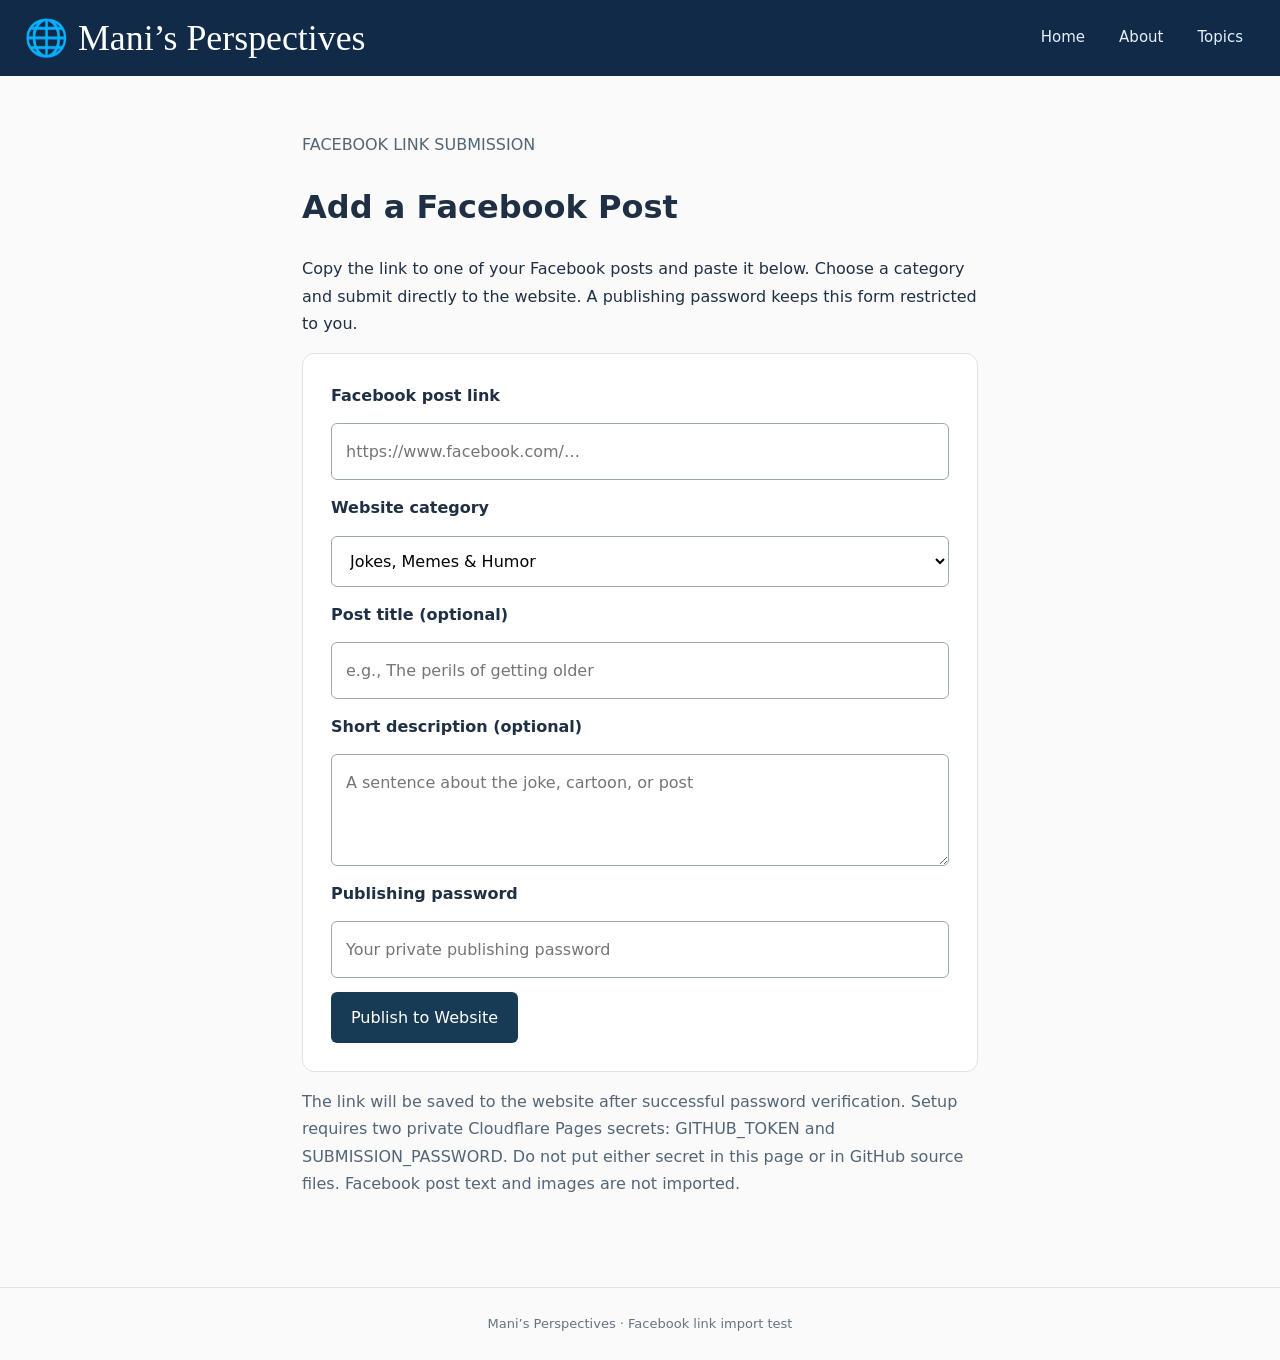
<file: add-post.html>
<!doctype html>
<html lang="en"><head><meta charset="utf-8"><meta name="viewport" content="width=device-width,initial-scale=1"><title>Test Facebook Link Import | Mani’s Perspectives</title><link rel="stylesheet" href="styles.css"><style>.import-wrap{max-width:720px;margin:55px auto 90px;padding:0 22px}.import-panel{background:#fff;border:1px solid #dce3e8;border-radius:12px;padding:28px}.import-panel input{display:block;width:100%;padding:14px;margin:14px 0;border:1px solid #9aa9b5;border-radius:6px;font:inherit}.import-panel button{padding:12px 20px;border:0;border-radius:6px;background:#173a55;color:white;font:inherit;cursor:pointer}.import-result{margin-top:24px;padding:18px;background:#f2f6f8;border-radius:8px;overflow-wrap:anywhere}.import-result a{color:#245d79}.muted{color:#536577}.import-panel label{font-weight:650}</style></head>
<body><header class="site-header"><div class="topbar"><a href="index.html" class="brand">🌐 Mani’s Perspectives</a><nav class="nav"><a class="nav-link" href="index.html">Home</a><a class="nav-link" href="index.html#about">About</a><a class="nav-link" href="index.html#topics">Topics</a></nav></div></header>
<main class="import-wrap"><p class="muted">FACEBOOK LINK SUBMISSION</p><h1>Add a Facebook Post</h1><p>Copy the link to one of your Facebook posts and paste it below. Choose a category and submit directly to the website. A publishing password keeps this form restricted to you.</p><div class="import-panel"><form id="fb-form"><label for="fb-link">Facebook post link</label><input id="fb-link" type="url" required placeholder="https://www.facebook.com/…"><label for="fb-category">Website category</label><select id="fb-category" style="display:block;width:100%;padding:14px;margin:14px 0;border:1px solid #9aa9b5;border-radius:6px;font:inherit"><option>Jokes, Memes &amp; Humor</option><option>Medicine &amp; Health</option><option>Investing &amp; Economics</option><option>Politics &amp; Society</option><option>Science &amp; Technology</option><option>Personal Travel</option><option>Entertainment / Culture</option><option>Religion</option><option>Personal Reflections</option><option>Other</option></select><label for="post-title">Post title (optional)</label><input id="post-title" maxlength="120" placeholder="e.g., The perils of getting older"><label for="post-description">Short description (optional)</label><textarea id="post-description" maxlength="500" rows="3" placeholder="A sentence about the joke, cartoon, or post" style="display:block;width:100%;padding:14px;margin:14px 0;border:1px solid #9aa9b5;border-radius:6px;font:inherit;box-sizing:border-box"></textarea><label for="publish-password">Publishing password</label><input id="publish-password" type="password" required autocomplete="off" placeholder="Your private publishing password"><button id="submit-btn" type="submit">Publish to Website</button></form><div id="fb-result" role="status" aria-live="polite"></div></div><p class="muted">The link will be saved to the website after successful password verification. Setup requires two private Cloudflare Pages secrets: GITHUB_TOKEN and SUBMISSION_PASSWORD. Do not put either secret in this page or in GitHub source files. Facebook post text and images are not imported.</p></main><footer>Mani’s Perspectives · Facebook link import test</footer><script>
document.getElementById('fb-form').addEventListener('submit',async e=>{e.preventDefault();const out=document.getElementById('fb-result'),button=document.getElementById('submit-btn');let u;try{u=new URL(document.getElementById('fb-link').value.trim())}catch{out.textContent='Enter a valid Facebook link.';return}if(u.protocol!=='https:'||!['facebook.com','www.facebook.com','m.facebook.com','web.facebook.com','fb.watch'].includes(u.hostname.toLowerCase())){out.textContent='Please use a direct HTTPS Facebook link.';return}button.disabled=true;out.textContent='Submitting…';try{const res=await fetch('/api/submit-facebook',{method:'POST',headers:{'content-type':'application/json'},body:JSON.stringify({url:u.href,category:document.getElementById('fb-category').value,title:document.getElementById('post-title').value.trim(),description:document.getElementById('post-description').value.trim(),password:document.getElementById('publish-password').value})});const data=await res.json();out.textContent=data.message||data.error||'Unable to submit.';if(res.ok){document.getElementById('publish-password').value='';if(data.status==='published'){document.getElementById('fb-link').value='';document.getElementById('post-title').value='';document.getElementById('post-description').value=''}}}catch{out.textContent='Cannot reach the publishing service. Check Cloudflare deployment and setup.'}finally{button.disabled=false}});
</script></body></html>
</file>
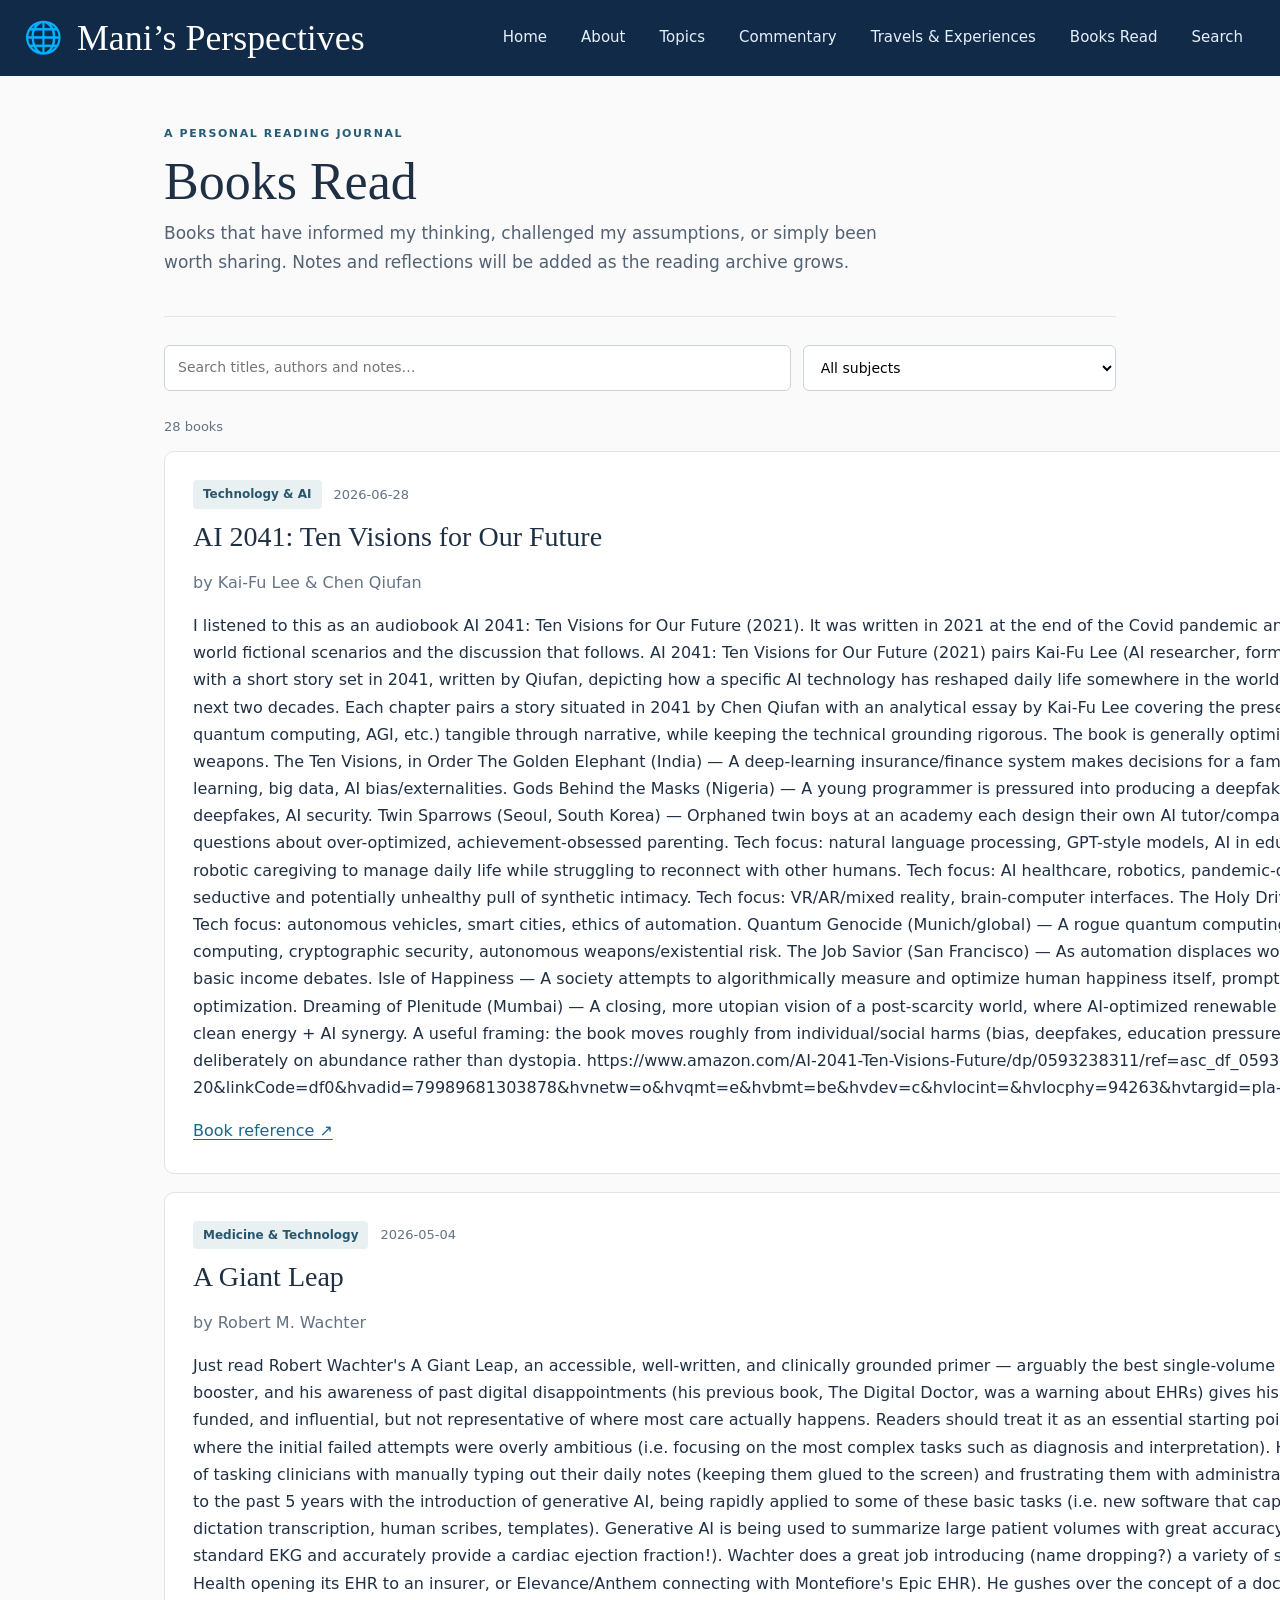
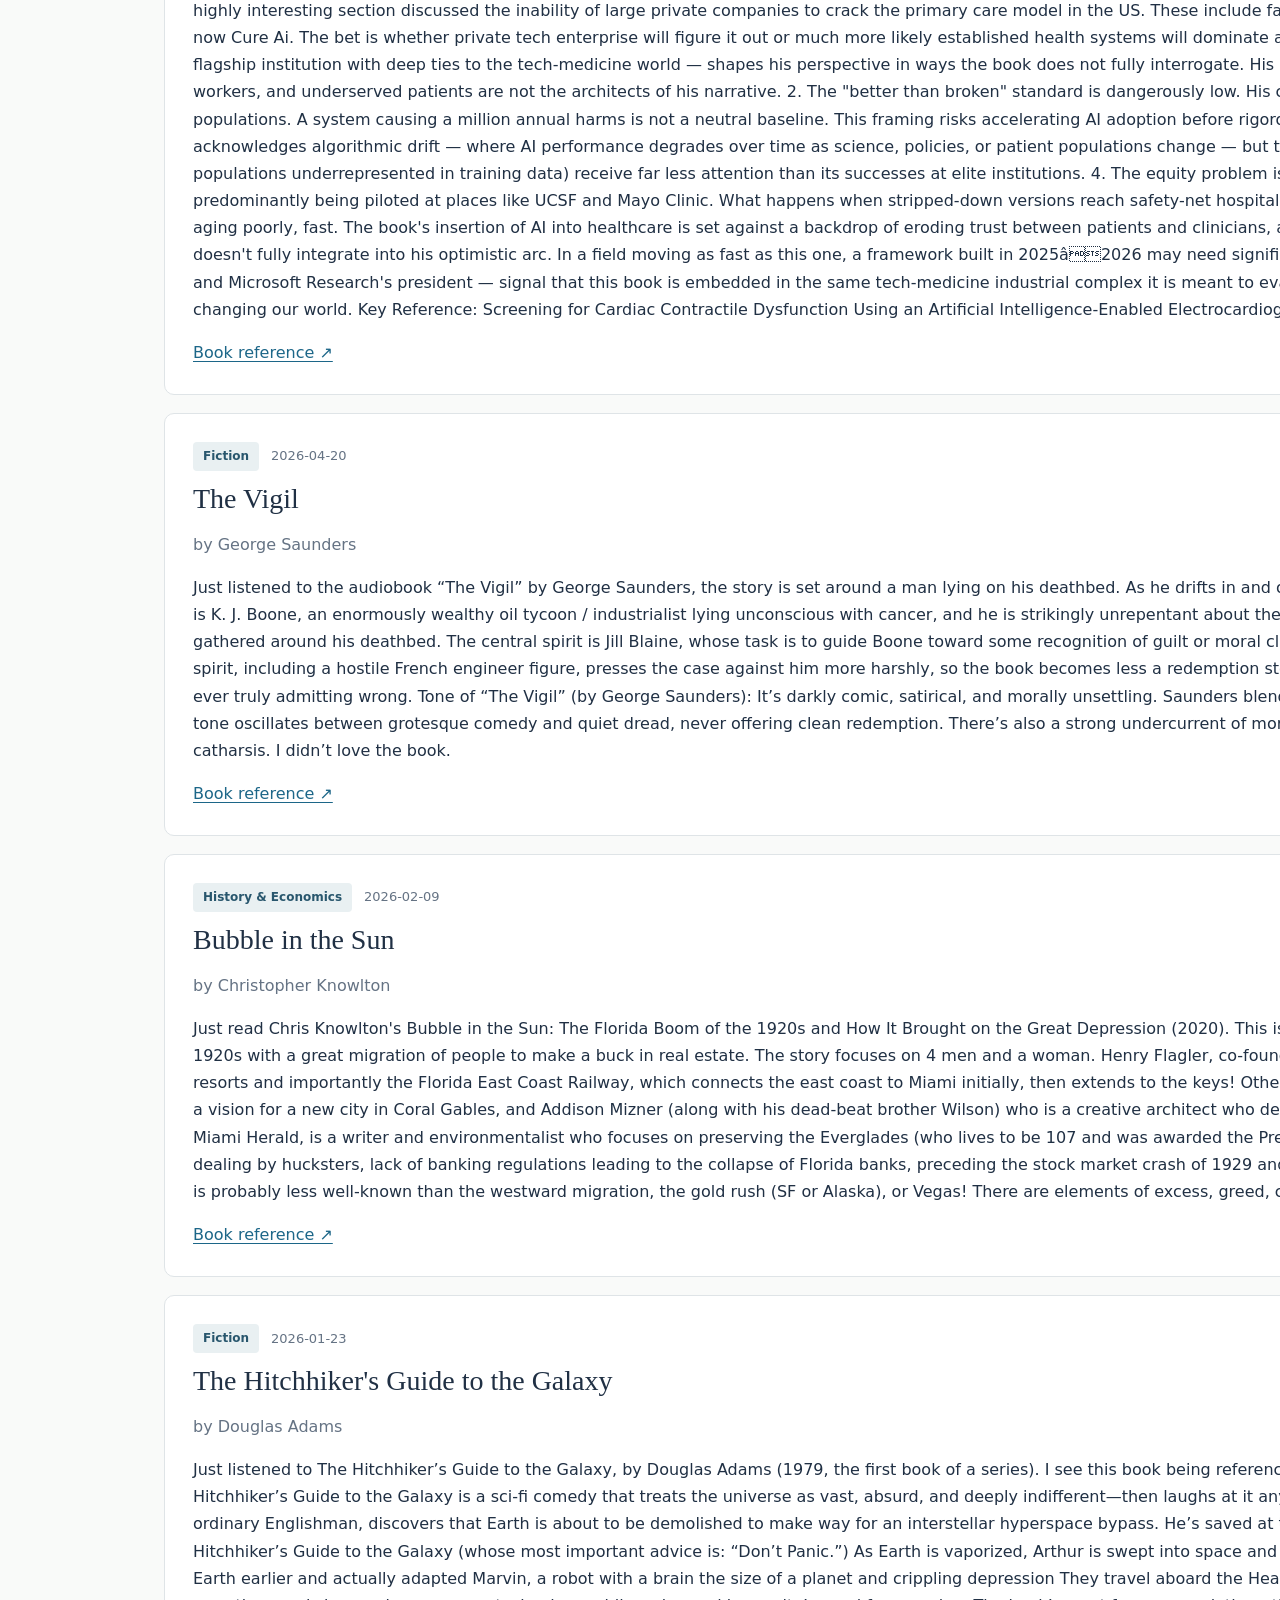
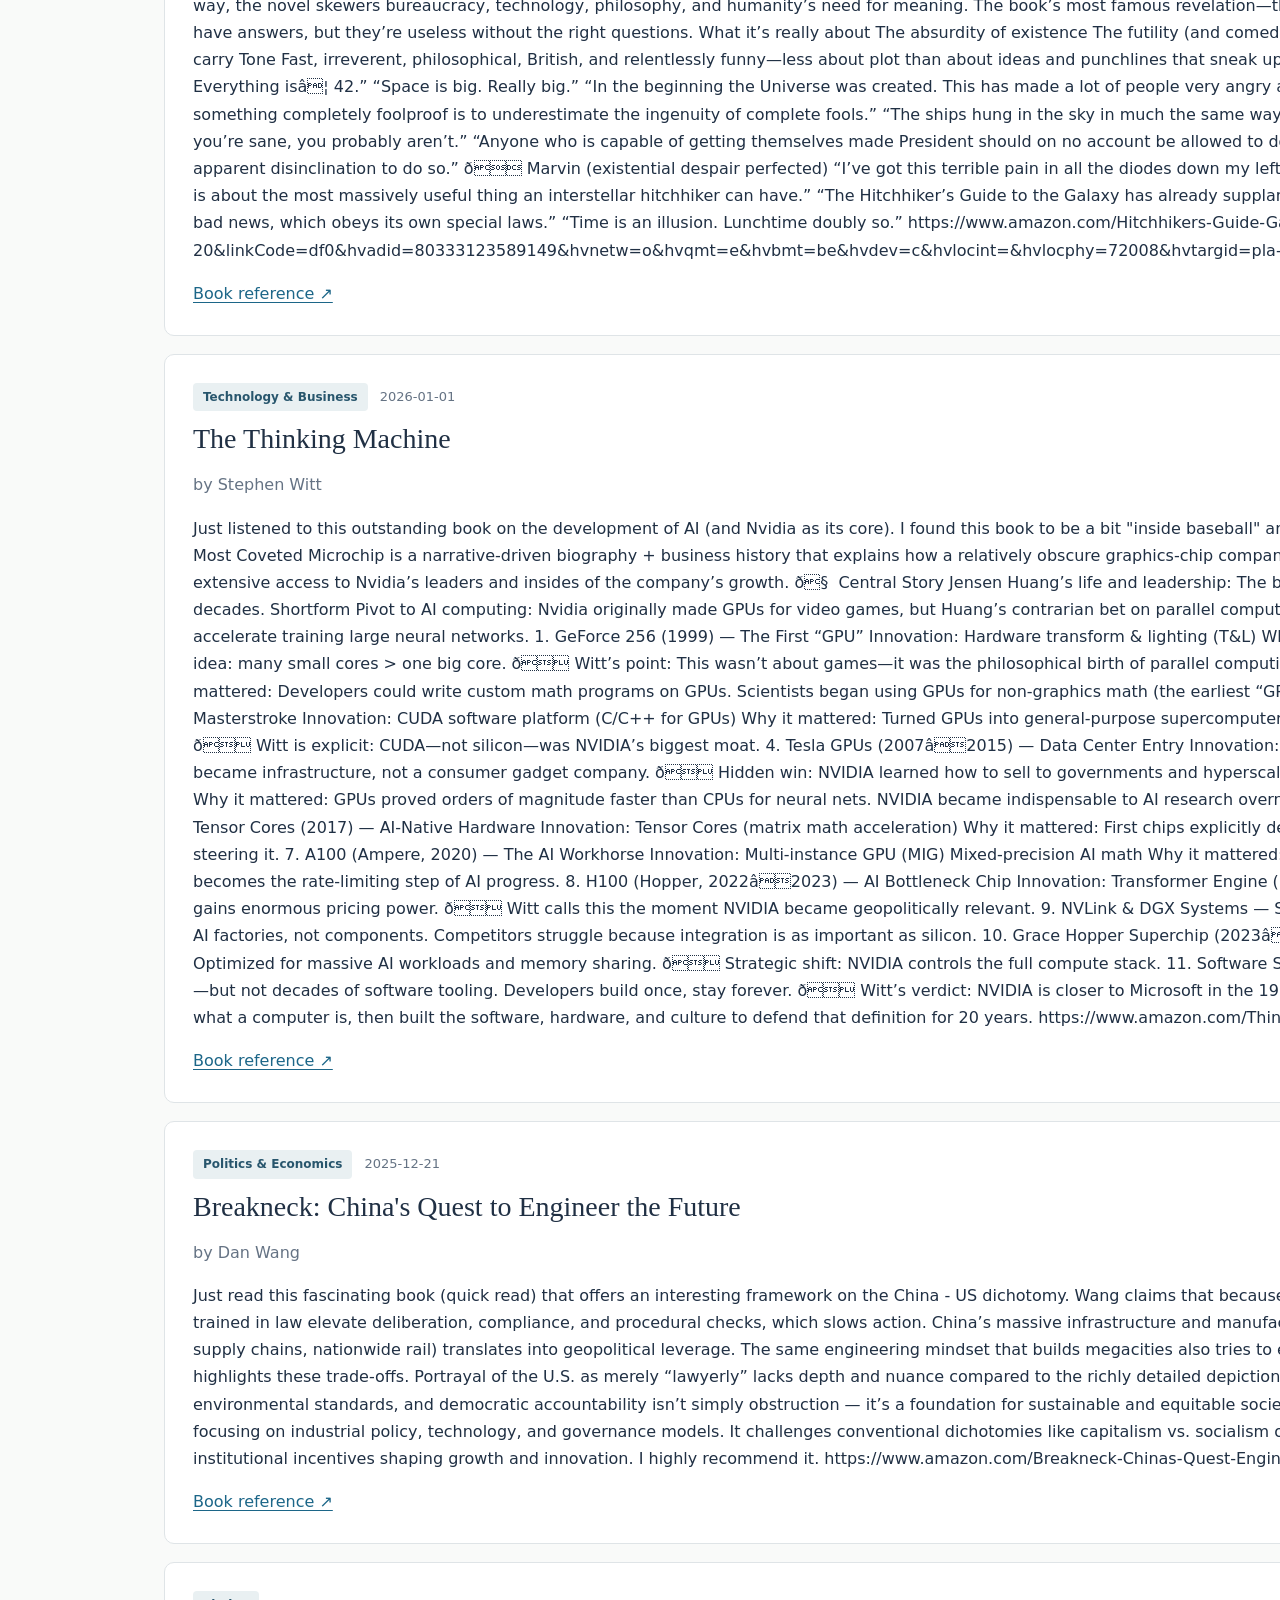
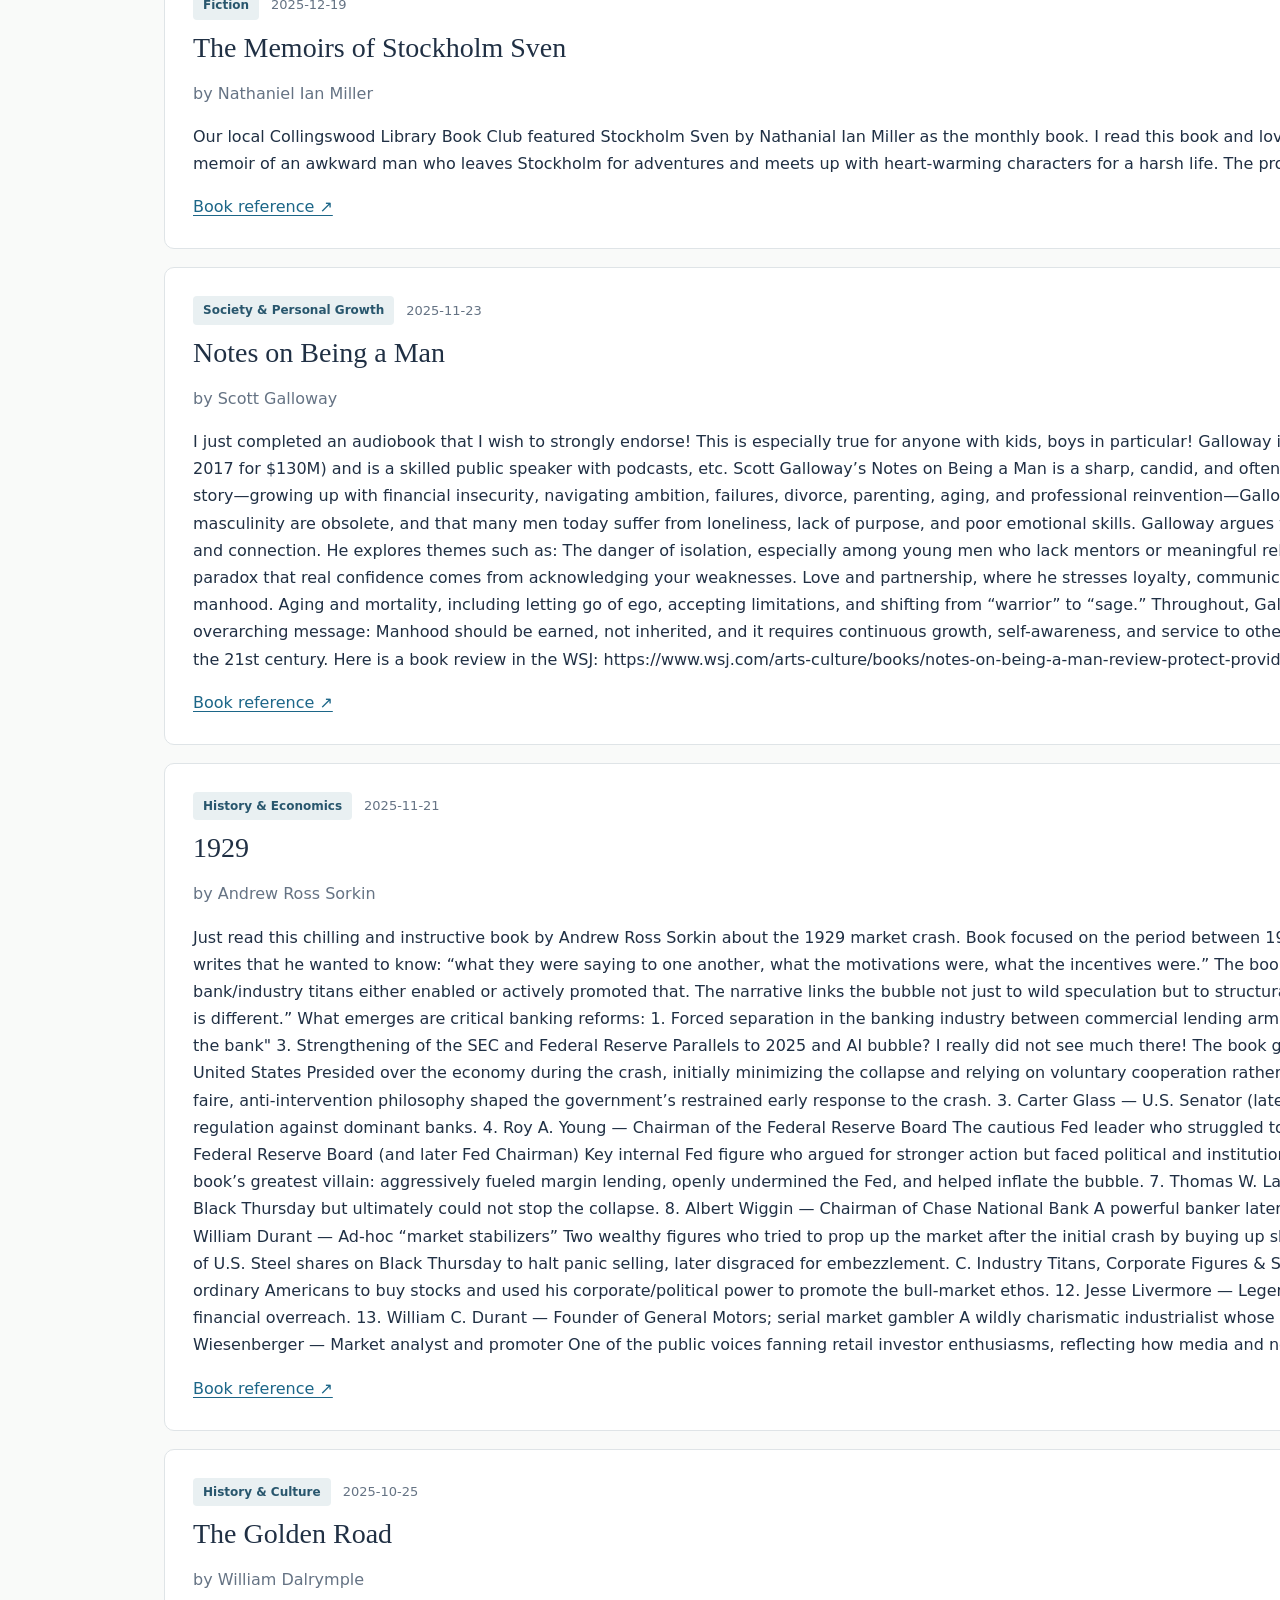
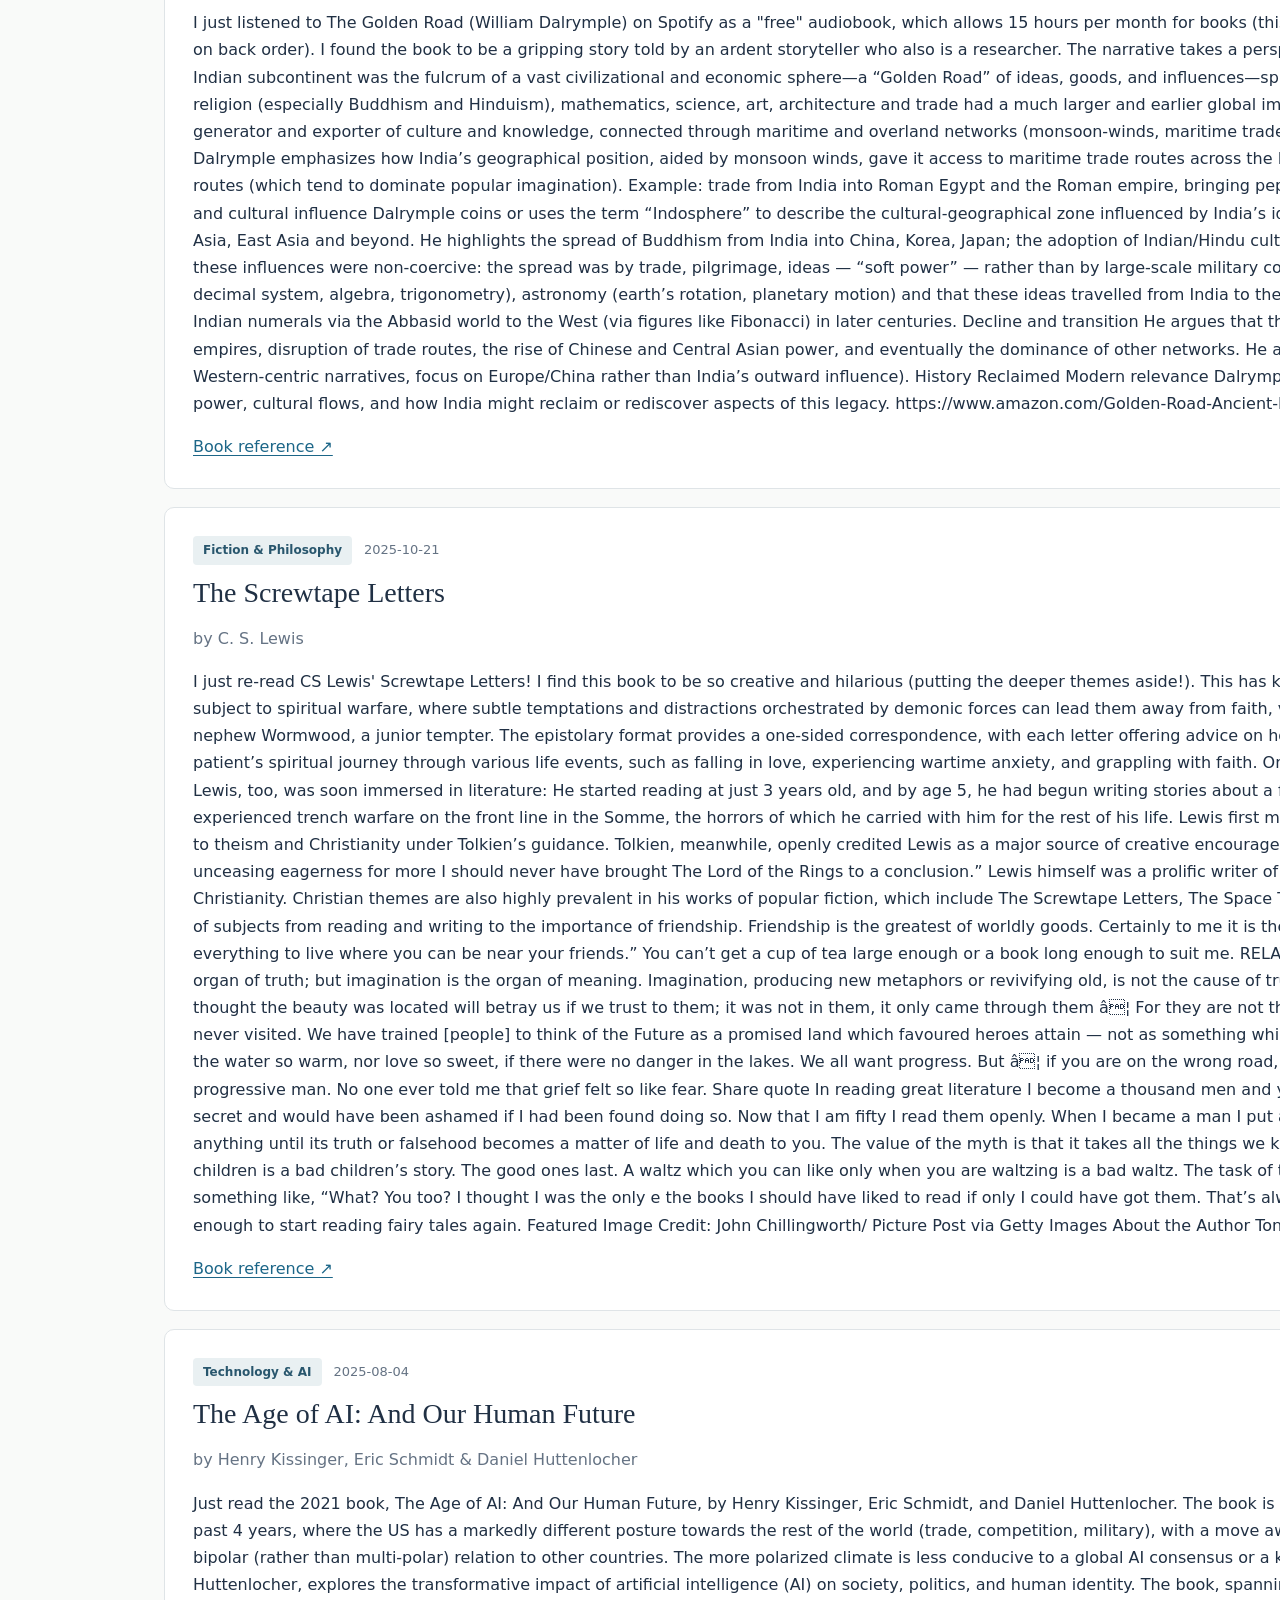
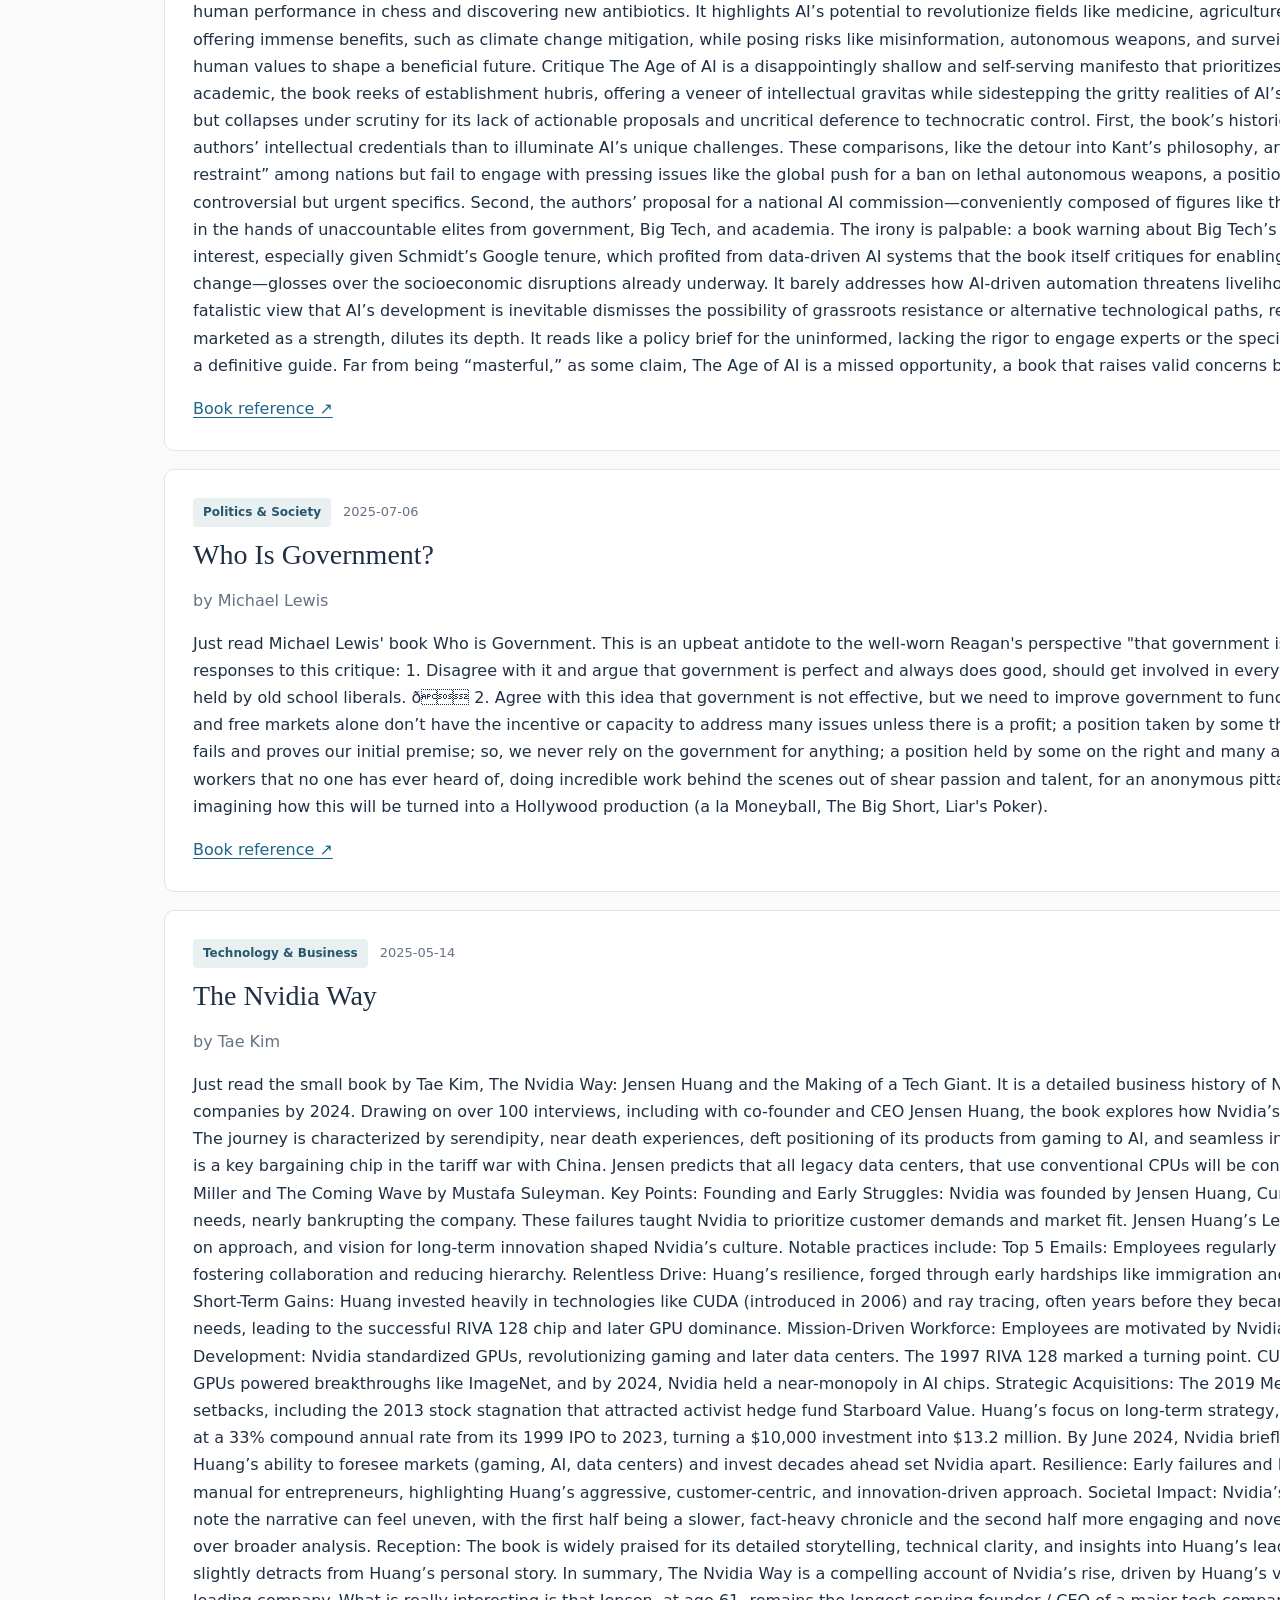
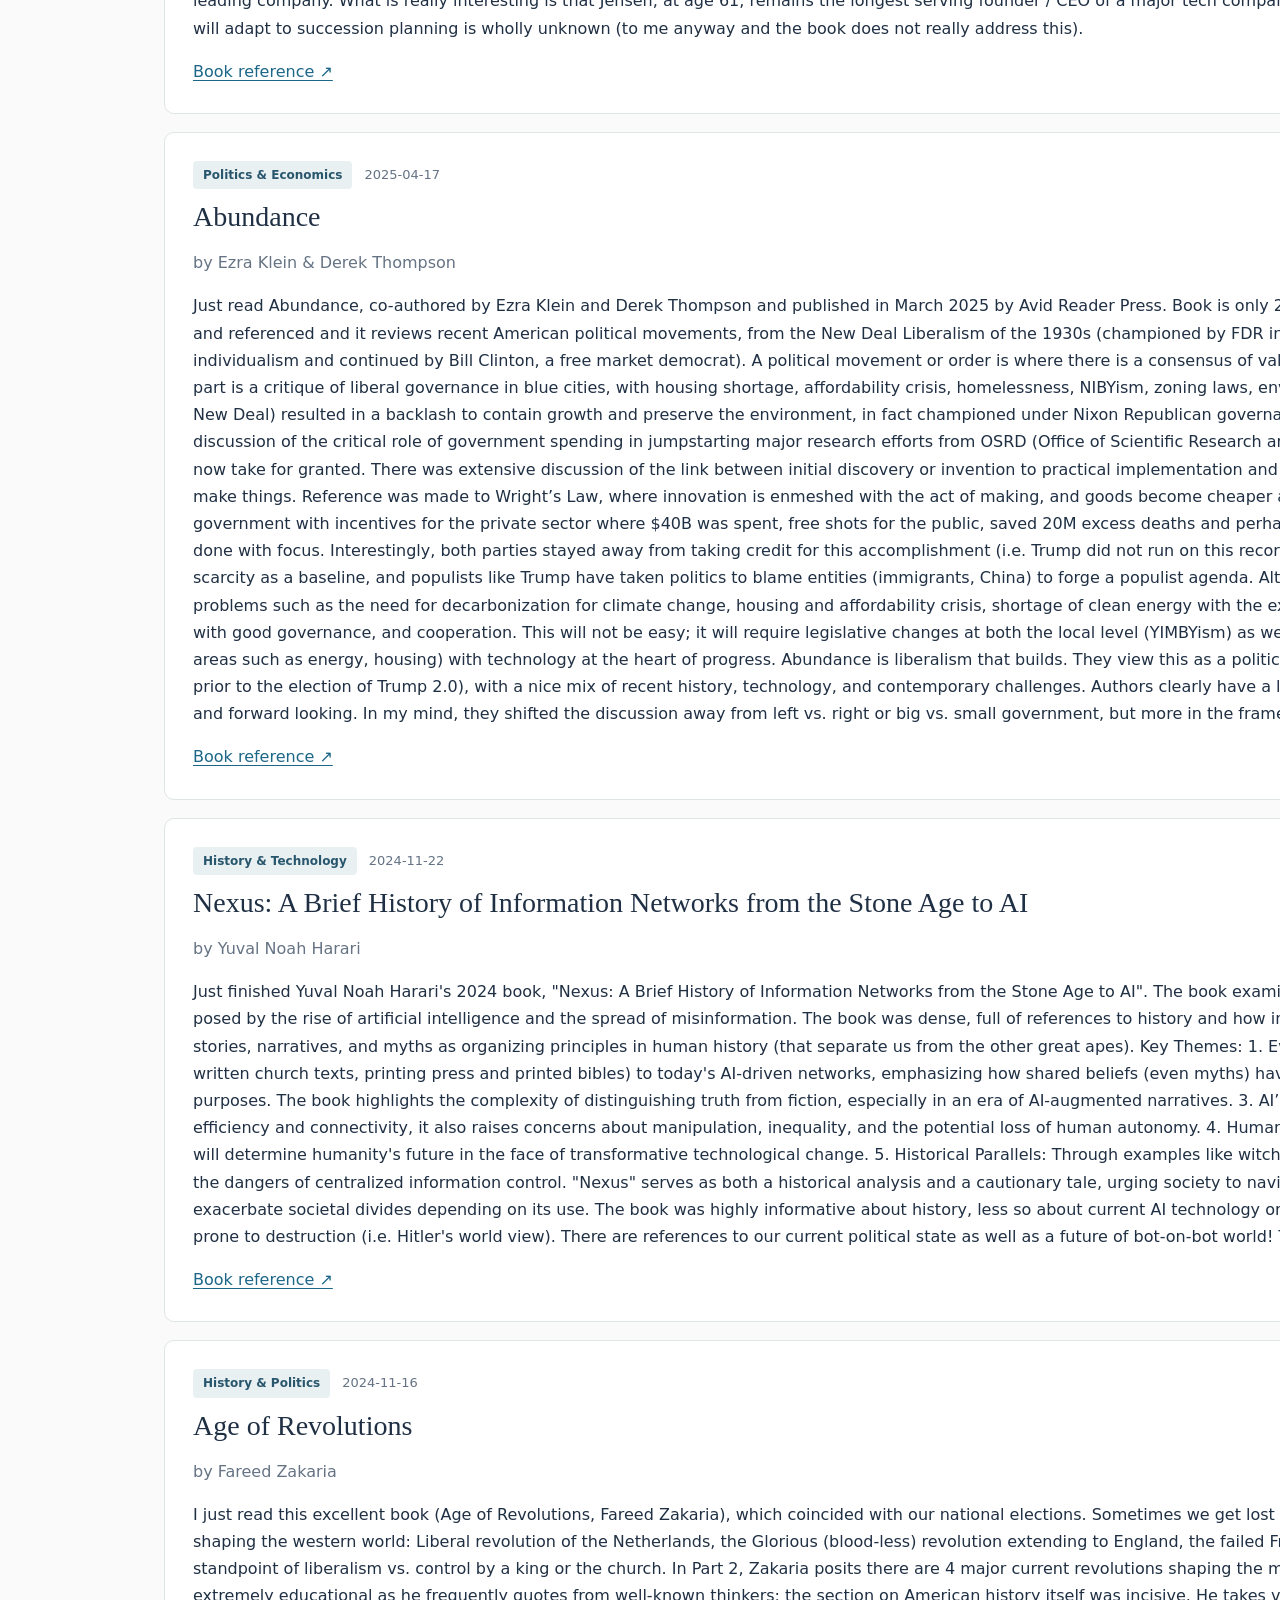
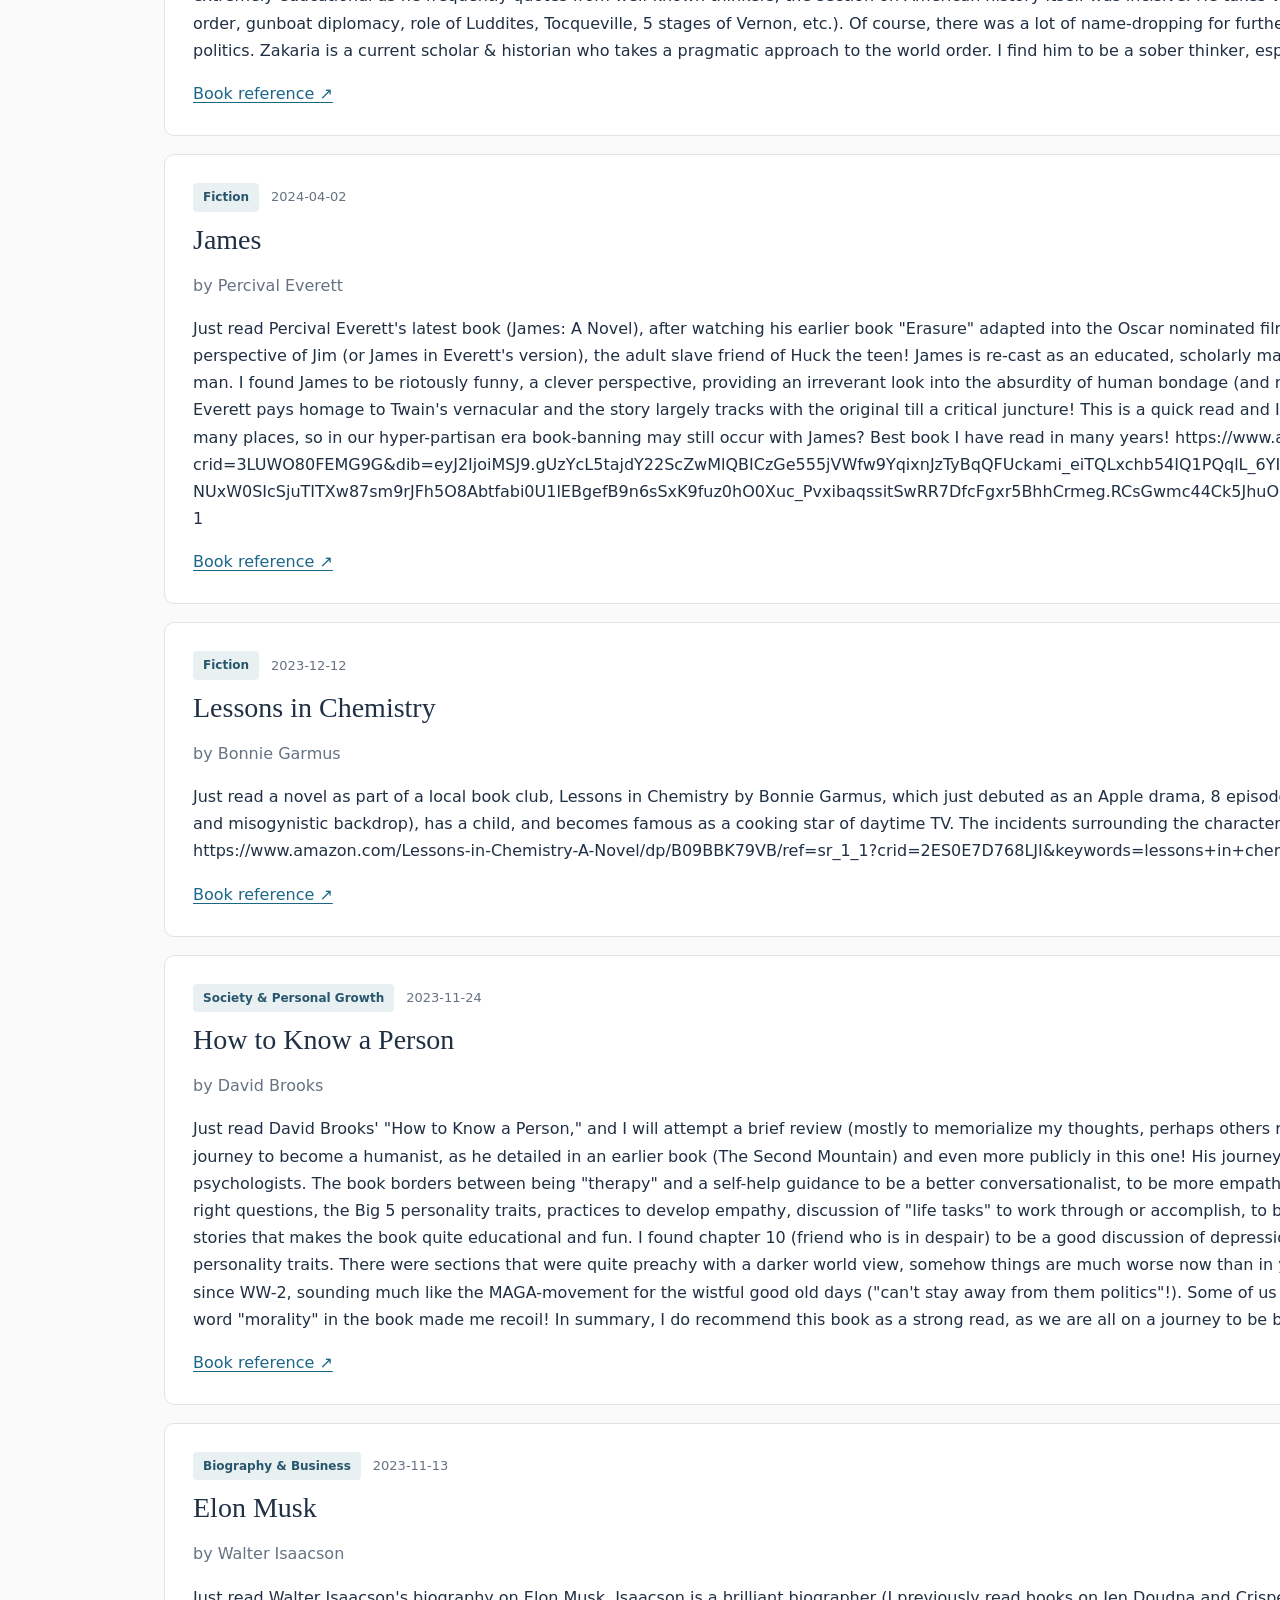
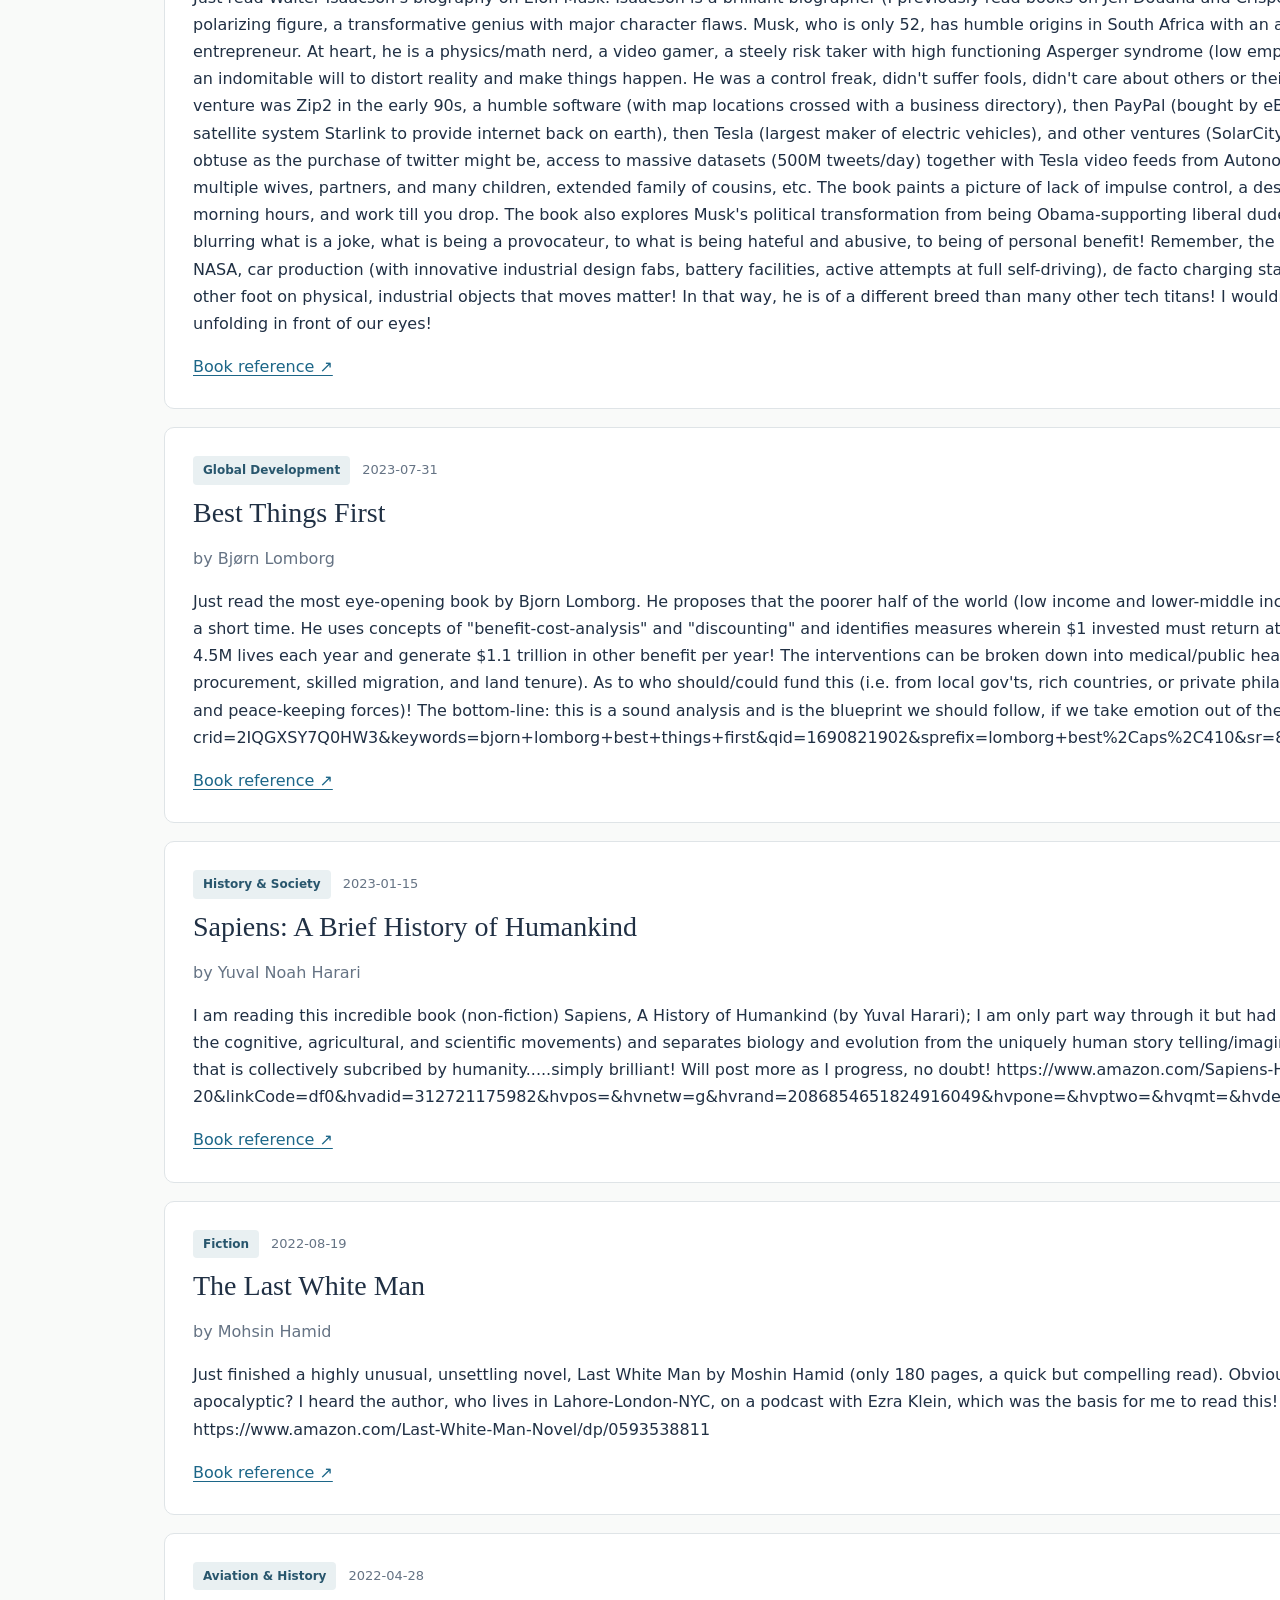
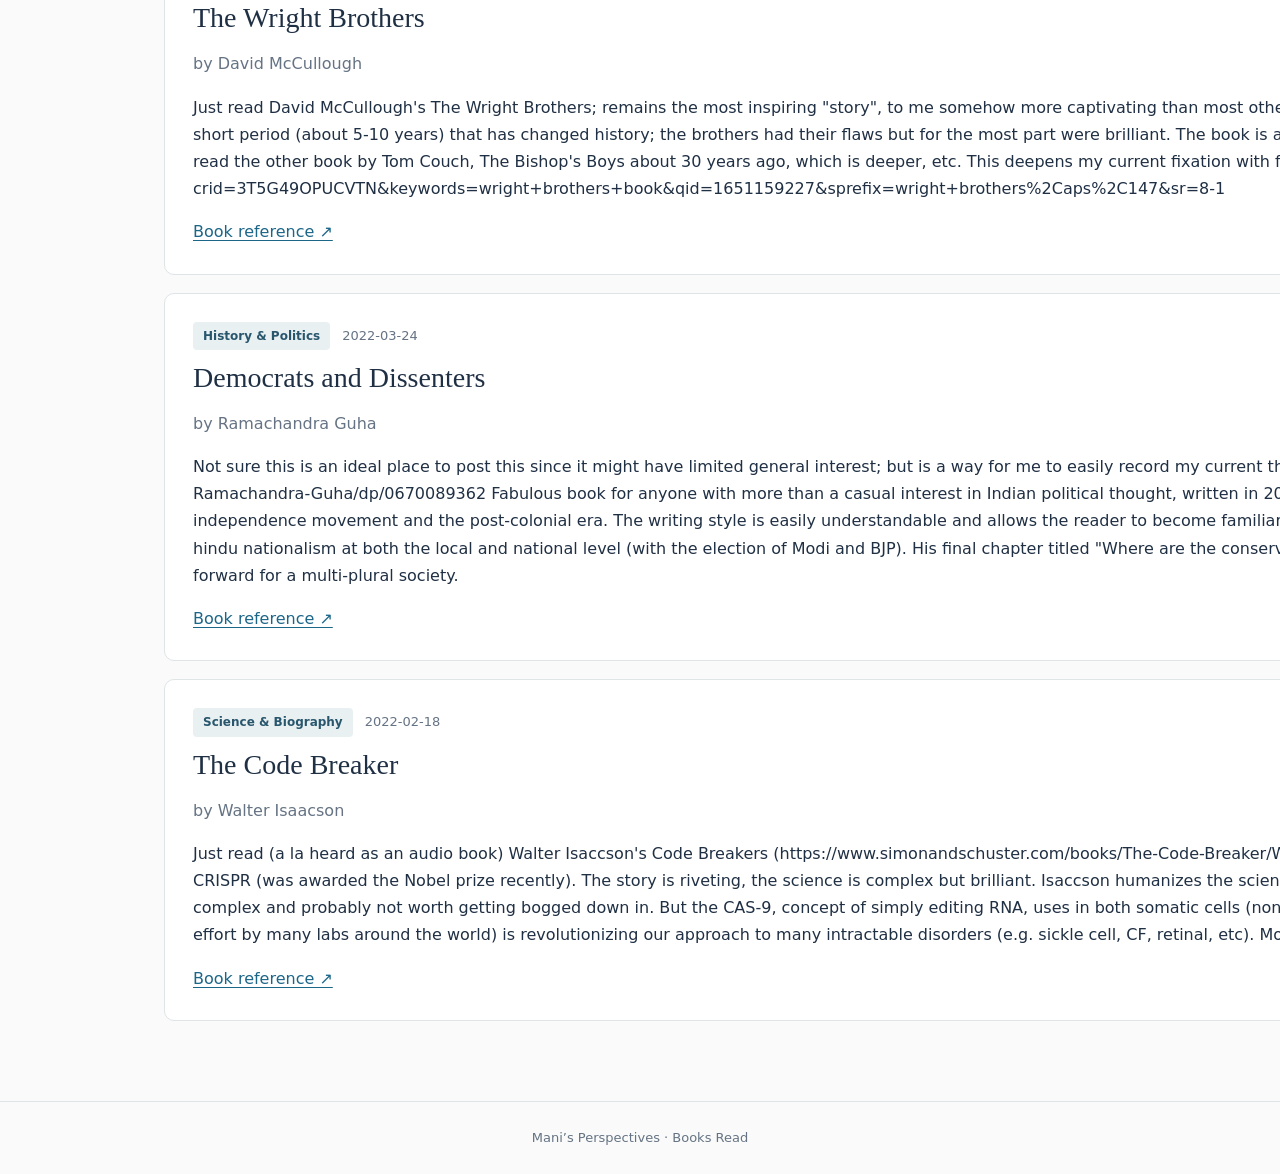
<file: books.html>
<!doctype html><html lang="en"><head><meta charset="utf-8"><meta name="viewport" content="width=device-width,initial-scale=1"><meta name="description" content="Books read, notes, and reflections from Mani's Perspectives."><title>Books Read | Mani's Perspectives</title><link rel="stylesheet" href="styles.css"></head><body><header class="site-header"><div class="topbar"><a href="index.html" class="brand"><span class="brand-globe">🌐</span><span>Mani’s Perspectives</span></a><nav class="nav" aria-label="Main navigation"><a class="nav-link" href="index.html">Home</a><a class="nav-link" href="index.html#about">About</a><a class="nav-link" href="index.html#topics">Topics</a><a class="nav-link" href="index.html#commentary">Commentary</a><a class="nav-link" href="travel.html">Travels &amp; Experiences</a><a class="nav-link" href="books.html" aria-current="page">Books Read</a><a class="nav-link" href="index.html#search">Search</a></nav></div></header><main class="books-page"><div class="intro"><div class="eyebrow">A PERSONAL READING JOURNAL</div><h1>Books Read</h1><p>Books that have informed my thinking, challenged my assumptions, or simply been worth sharing. Notes and reflections will be added as the reading archive grows.</p></div><div class="book-controls"><input id="book-query" type="search" placeholder="Search titles, authors and notes…" aria-label="Search books"><select id="book-category" aria-label="Filter books by subject"><option value="All">All subjects</option></select></div><p id="book-count" class="count"></p><div id="book-list" class="book-list" aria-live="polite">Loading books…</div></main><footer>Mani’s Perspectives · Books Read</footer><script>
const esc=s=>String(s??'').replace(/[&<>"']/g,c=>({'&':'&amp;','<':'&lt;','>':'&gt;','"':'&quot;',"'":'&#39;'}[c]));
let books=[];const q=document.querySelector('#book-query'),cat=document.querySelector('#book-category'),list=document.querySelector('#book-list'),count=document.querySelector('#book-count');
function render(){const term=q.value.trim().toLowerCase(),category=cat.value;const found=books.filter(b=>(category==='All'||b.category===category)&&[b.title,b.author,b.category,b.notes,b.dateRead].join(' ').toLowerCase().includes(term));count.textContent=found.length+' books';list.innerHTML=found.length?found.map(b=>'<article class="book-entry"><div class="entry-meta"><span class="pill">'+esc(b.category||'General')+'</span><span>'+esc(b.dateRead||'')+'</span></div><h2>'+esc(b.title)+'</h2><p class="book-author">by '+esc(b.author||'Author not recorded')+'</p>'+(b.notes?'<p>'+esc(b.notes)+'</p>':'')+(b.url?'<a href="'+esc(b.url)+'" target="_blank" rel="noopener noreferrer">Book reference ↗</a>':'')+'</article>').join(''):'<div class="book-empty"><h2>'+ (books.length?'No books match that search.':'Reading archive coming together')+'</h2><p>'+(books.length?'Try a different title, author or subject.':'This section is ready for verified titles, authors, reading dates, and personal reflections. No books have been added yet.')+'</p></div>'}
fetch('books.json').then(r=>{if(!r.ok)throw Error('Books unavailable');return r.json()}).then(data=>{books=Array.isArray(data)?data:[];[...new Set(books.map(b=>b.category).filter(Boolean))].sort().forEach(c=>{const o=document.createElement('option');o.value=c;o.textContent=c;cat.append(o)});q.value=new URLSearchParams(location.search).get('q')||'';render()}).catch(()=>{list.textContent='Books are temporarily unavailable.'});q.addEventListener('input',render);cat.addEventListener('change',render);
</script></body></html>
</file>
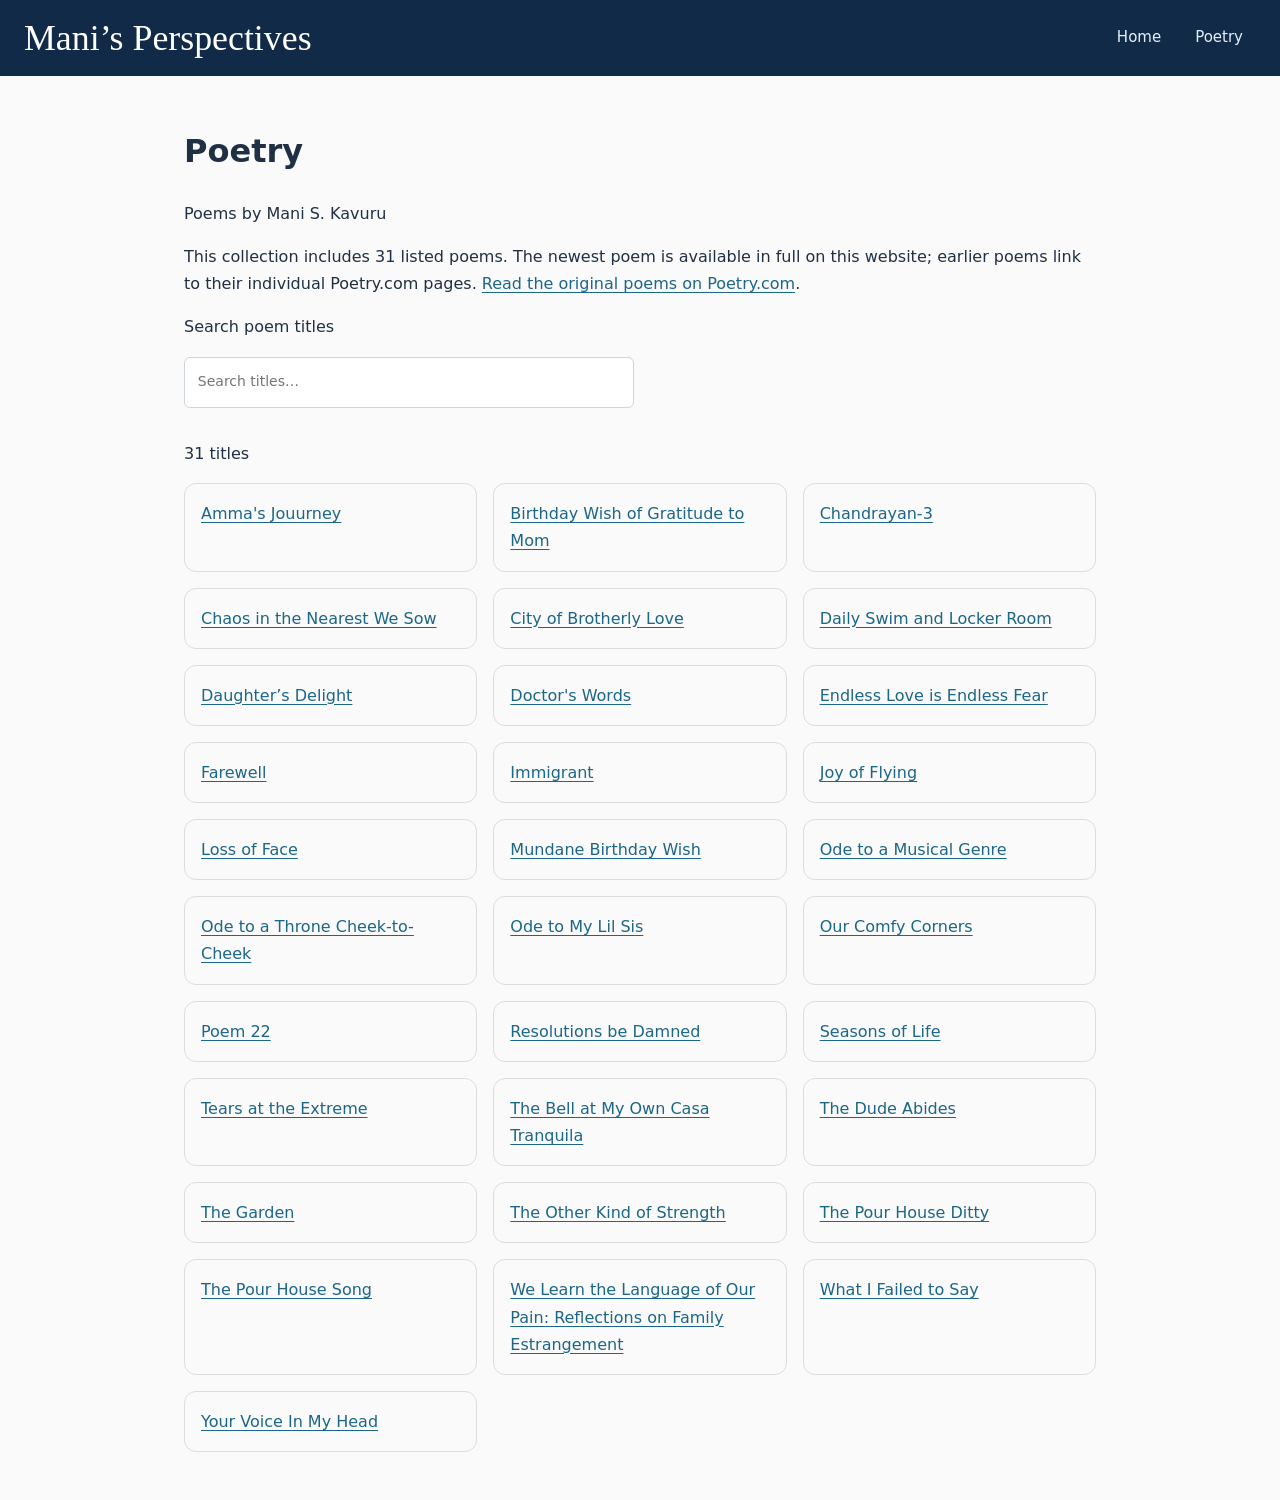
<file: poetry.html>
<!doctype html><html lang="en"><head><meta charset="utf-8"><meta name="viewport" content="width=device-width,initial-scale=1"><title>Poetry | Mani's Perspectives</title><link rel="stylesheet" href="styles.css"><style>main{max-width:960px;margin:3rem auto;padding:0 1.5rem}.poems{display:grid;grid-template-columns:repeat(auto-fit,minmax(240px,1fr));gap:1rem}.poems article{border:1px solid #ddd;border-radius:12px;padding:1rem}input{padding:.8rem;max-width:450px;width:100%;margin:1rem 0}</style></head><body><header class="site-header"><div class="topbar"><a class="brand" href="index.html">Mani’s Perspectives</a><nav class="nav"><a class="nav-link" href="index.html">Home</a><a class="nav-link" href="poetry.html">Poetry</a></nav></div></header><main><h1>Poetry</h1><p>Poems by Mani S. Kavuru</p><p>This collection includes 31 listed poems. The newest poem is available in full on this website; earlier poems link to their individual Poetry.com pages. <a href="https://www.poetry.com/user/339145/manik.86465">Read the original poems on Poetry.com</a>.</p><label for="q">Search poem titles</label><div><input id="q" type="search" placeholder="Search titles…"></div><p id="count"></p><section class="poems" id="poems"></section></main><script>const titles=["Amma's Jouurney","Birthday Wish of Gratitude to Mom","Chandrayan-3","Chaos in the Nearest We Sow","City of Brotherly Love","Daily Swim and Locker Room","Daughter’s Delight","Doctor's Words","Endless Love is Endless Fear","Farewell","Immigrant","Joy of Flying","Loss of Face","Mundane Birthday Wish","Ode to a Musical Genre","Ode to a Throne Cheek-to-Cheek","What I Failed to Say","The Pour House Ditty","The Bell at My Own Casa Tranquila","Your Voice In My Head","Resolutions be Damned","Poem 22","The Garden","The Dude Abides","The Other Kind of Strength","Our Comfy Corners","Tears at the Extreme","Seasons of Life","The Pour House Song","Ode to My Lil Sis","We Learn the Language of Our Pain: Reflections on Family Estrangement"];const links={"The Other Kind of Strength":"https://www.poetry.com/poem/265894/the-other-kind-of-strength","Endless Love is Endless Fear":"https://www.poetry.com/poem/265034/endless-love-is-endless-fear","Ode to a Throne Cheek-to-Cheek":"https://www.poetry.com/poem/246498/ode-to-a-throne-cheek-to-cheek","What I Failed to Say":"https://www.poetry.com/poem/244583/what-i-failed-to-say","The Pour House Ditty":"https://www.poetry.com/poem/240848/the-pour-house-ditty","The Bell at My Own Casa Tranquila":"https://www.poetry.com/poem/240797/the-bell-at-my-own-casa-tranquila","Your Voice In My Head":"https://www.poetry.com/poem/231177/your-voice-in-my-head","Amma's Jouurney":"https://www.poetry.com/poem/185400/amma%27s-jouurney","Resolutions be Damned":"https://www.poetry.com/poem/177206/resolutions-be-damned","Poem 22":"https://www.poetry.com/poem/174871/poem-22","Chaos in the Nearest We Sow":"https://www.poetry.com/poem/168744/chaos-in-the-nearest-we-sow","Daughter’s Delight":"https://www.poetry.com/poem/168671/daughter%E2%80%99s-delight","City of Brotherly Love":"https://www.poetry.com/poem/168616/city-of-brotherly-love","The Garden":"https://www.poetry.com/poem/168568/the-garden","The Dude Abides":"https://www.poetry.com/poem/167920/the-dude-abides","Birthday Wish of Gratitude to Mom":"https://www.poetry.com/poem/167876/birthday-wish-of-gratitude-to-mom","Chandrayan-3":"https://www.poetry.com/poem/167872/chandrayan-3","Daily Swim and Locker Room":"https://www.poetry.com/poem/167877/daily-swim-and-locker-room","Doctor's Words":"https://www.poetry.com/poem/167870/doctor%27s-words","Farewell":"https://www.poetry.com/poem/167883/farewell","Immigrant":"https://www.poetry.com/poem/167868/immigrant","Joy of Flying":"https://www.poetry.com/poem/167880/joy-of-flying","Loss of Face":"https://www.poetry.com/poem/167867/loss-of-face","Mundane Birthday Wish":"https://www.poetry.com/poem/167874/mundane-birthday-wish","Ode to a Musical Genre":"https://www.poetry.com/poem/167881/ode-to-a-musical-genre","Our Comfy Corners":"https://www.poetry.com/poem/167875/our-comfy-corners","Tears at the Extreme":"https://www.poetry.com/poem/167873/tears-at-the-extreme","Seasons of Life":"https://www.poetry.com/poem/167869/seasons-of-life","The Pour House Song":"https://www.poetry.com/poem/236399/the-pour-house-song","Ode to My Lil Sis":"https://www.poetry.com/poem/167878/ode-to-my-lil-sis","We Learn the Language of Our Pain: Reflections on Family Estrangement":"we-learn-the-language-of-our-pain.html"};function draw(){let q=document.querySelector('#q').value.toLowerCase(),a=titles.filter(x=>x.toLowerCase().includes(q)).sort((a,b)=>a.localeCompare(b));document.querySelector('#count').textContent=a.length+' titles';document.querySelector('#poems').replaceChildren(...a.map(x=>{let el=document.createElement('article');let a=document.createElement('a');a.textContent=x;if(links[x]){a.href=links[x];a.target='_blank';a.rel='noopener noreferrer';a.title='Read this specific poem on Poetry.com';el.append(a)}else{el.textContent=x;let note=document.createElement('small');note.textContent=' — Direct link pending';el.append(note)}return el}))}document.querySelector('#q').addEventListener('input',draw);draw()</script></body></html>
</file>
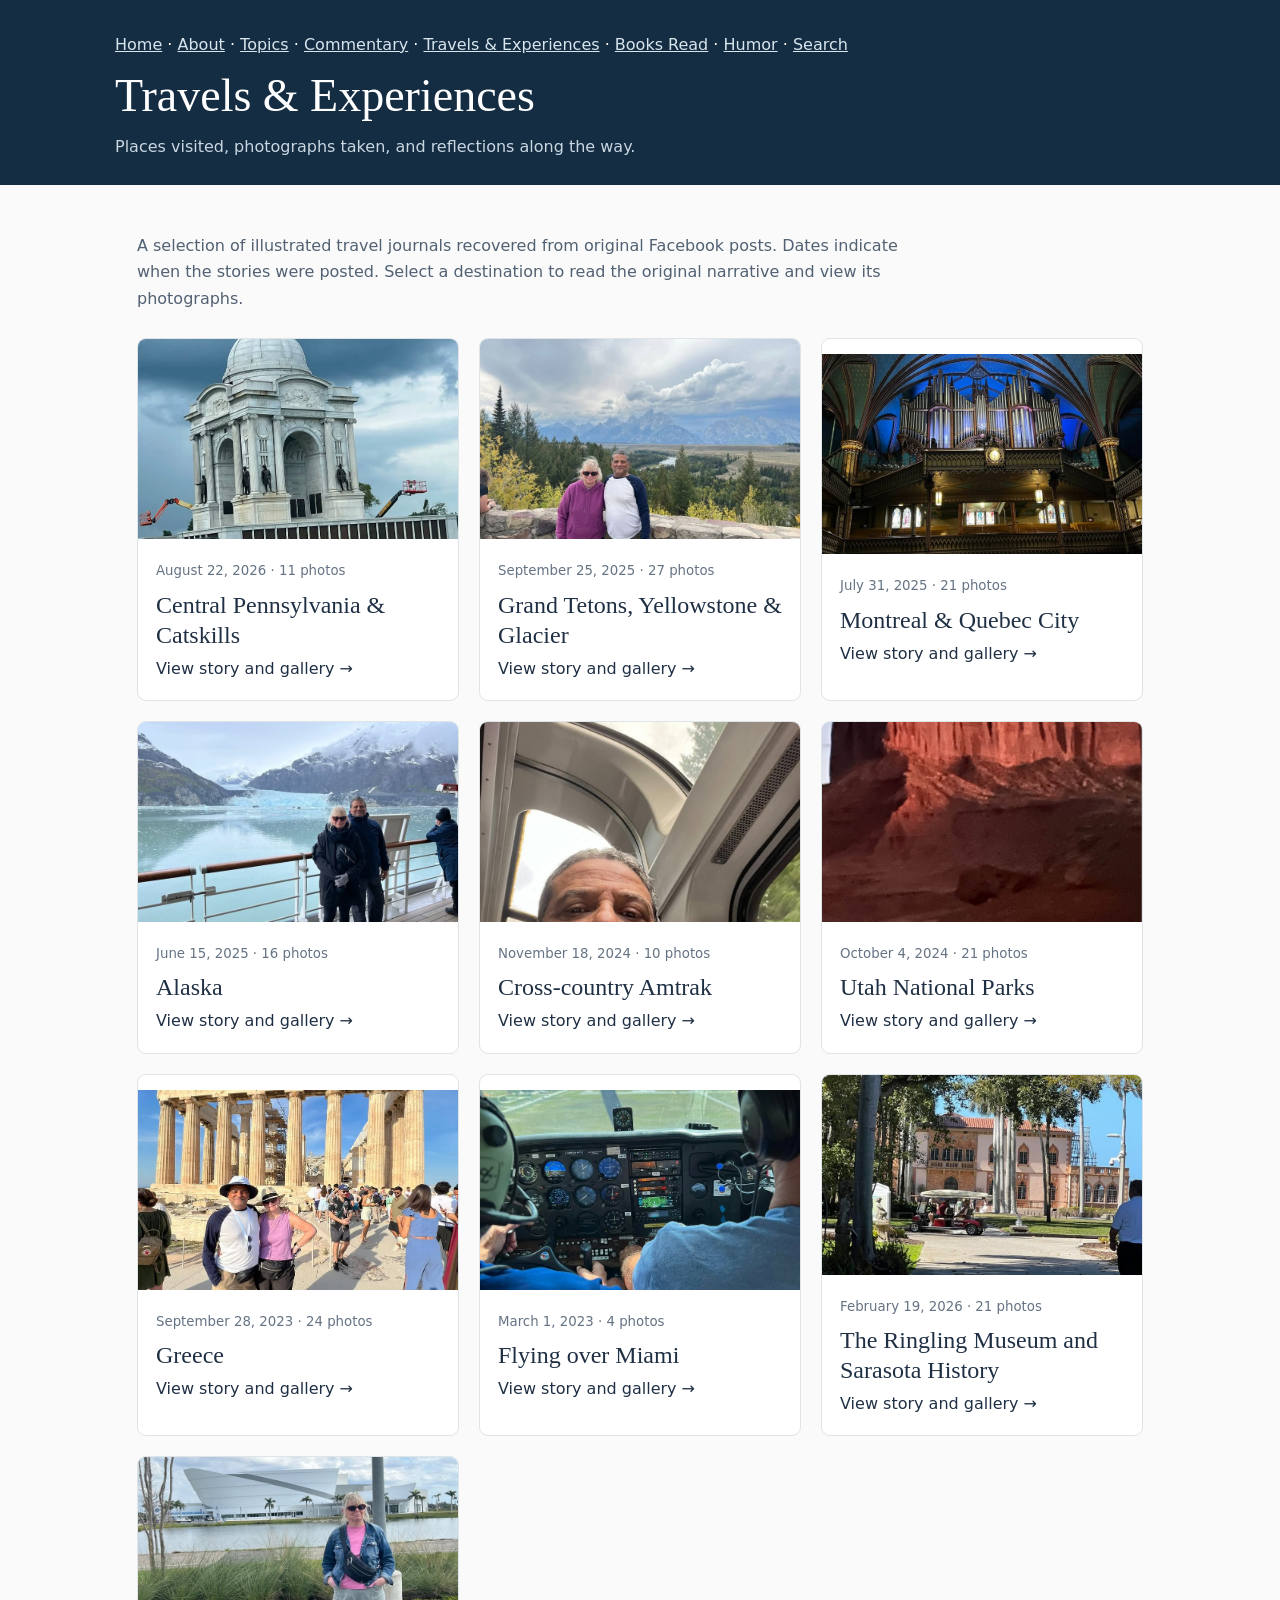
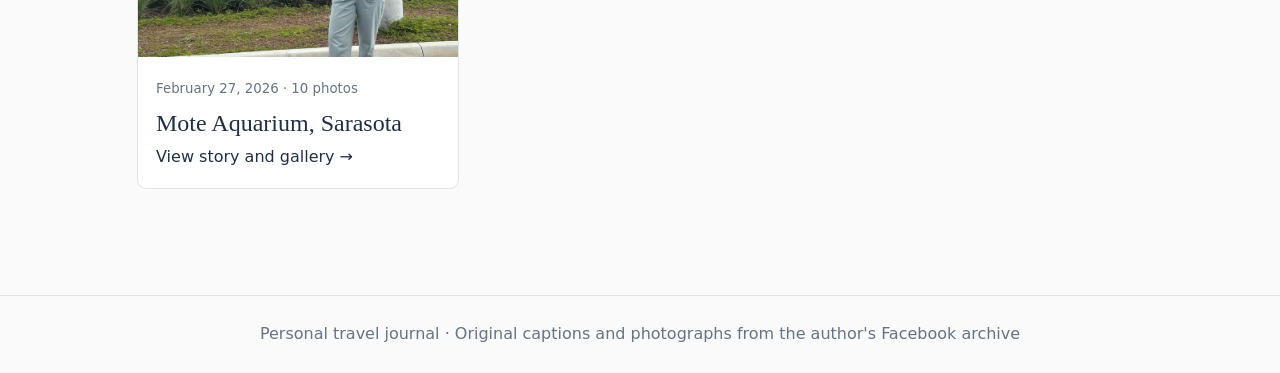
<file: travel.html>
<!doctype html>
<html lang="en"><head><meta charset="utf-8"><meta name="viewport" content="width=device-width,initial-scale=1">
<title>Travels & Experiences | Perspectives & Reflections</title>
<style>
:root{--ink:#203044;--muted:#657384;--line:#dfe4e7;--accent:#245d79}
*{box-sizing:border-box}body{margin:0;background:#f9faf9;color:var(--ink);font:16px/1.65 system-ui,-apple-system,Segoe UI,sans-serif}
header{background:#152d43;color:#fff;padding:32px max(24px,calc((100vw - 1050px)/2)) 25px}
header a{color:#d8e5ed}header h1{font:normal clamp(30px,5vw,46px)/1.2 Georgia,serif;margin:10px 0}
header p{color:#c9d7e1;margin:0}main{max-width:1050px;margin:auto;padding:32px 22px 80px}
.intro{max-width:800px;color:#526173}.grid{display:grid;grid-template-columns:repeat(auto-fit,minmax(270px,1fr));gap:20px;margin:26px 0}
.tile{border:1px solid var(--line);background:white;border-radius:9px;overflow:hidden;cursor:pointer;text-align:left;padding:0;color:inherit;font:inherit}
.tile:hover{box-shadow:0 5px 22px #142b411b}.tile img{width:100%;height:200px;object-fit:cover;display:block}
.tile .body{padding:18px}.tile h2{font:normal 24px/1.25 Georgia,serif;margin:6px 0}.tile small,.meta{color:var(--muted)}
.article{background:white;border:1px solid var(--line);border-radius:9px;padding:clamp(20px,4vw,40px);margin-top:24px}
.article h2{font:normal clamp(29px,4vw,42px)/1.2 Georgia,serif;margin:12px 0}
.caption{white-space:pre-wrap;overflow-wrap:anywhere;line-height:1.8}
.gallery{display:grid;grid-template-columns:repeat(auto-fit,minmax(180px,1fr));gap:10px;margin-top:26px}
.gallery a img{width:100%;height:175px;object-fit:cover;border-radius:5px;display:block}
.back{background:#e9f0f2;border:0;border-radius:5px;padding:9px 14px;cursor:pointer;color:#245d79;font:600 14px system-ui}
footer{text-align:center;border-top:1px solid var(--line);padding:25px;color:var(--muted)}
</style></head><body>
<header><nav aria-label="Main navigation"><a href="index.html">Home</a> · <a href="index.html#about">About</a> · <a href="index.html#topics">Topics</a> · <a href="index.html#commentary">Commentary</a> · <a href="travel.html">Travels &amp; Experiences</a> · <a href="books.html">Books Read</a> · <a href="index.html?q=Jokes%2C%20Memes%20%26%20Humor">Humor</a> · <a href="index.html#search">Search</a></nav><h1>Travels & Experiences</h1><p>Places visited, photographs taken, and reflections along the way.</p></header>
<main><div id="content"><p>Loading travel stories…</p></div></main>
<footer>Personal travel journal · Original captions and photographs from the author's Facebook archive</footer>
<script>
const el=document.querySelector('#content');
const esc=s=>String(s??'').replace(/[&<>"']/g,c=>({'&':'&amp;','<':'&lt;','>':'&gt;','"':'&quot;',"'":'&#39;'}[c]));
const date=s=>new Date(s+'T12:00:00').toLocaleDateString('en-US',{month:'long',day:'numeric',year:'numeric'});
let trips=[];
function home(){history.replaceState(null,'',location.pathname);el.innerHTML='<p class="intro">A selection of illustrated travel journals recovered from original Facebook posts. Dates indicate when the stories were posted. Select a destination to read the original narrative and view its photographs.</p><div class="grid">'+trips.map((t,i)=>'<button class="tile" data-trip="'+i+'"><img loading="lazy" src="'+esc(t.photos[0])+'" alt="Photograph from '+esc(t.title)+'"><div class="body"><small>'+date(t.date)+' · '+t.photos.length+' photos</small><h2>'+esc(t.title)+'</h2><span>View story and gallery →</span></div></button>').join('')+'</div>';el.querySelectorAll('[data-trip]').forEach(b=>b.onclick=()=>openTrip(+b.dataset.trip));}
function openTrip(i){const t=trips[i];if(!t)return;history.replaceState(null,'','#trip-'+(i+1));el.innerHTML='<button class="back" id="back">← All travels</button><article class="article"><div class="meta">'+date(t.date)+' · '+t.photos.length+' photographs</div><h2>'+esc(t.title)+'</h2><div class="caption">'+esc(t.original_caption)+'</div><div class="gallery">'+t.photos.map((p,j)=>'<a href="'+esc(p)+'" target="_blank" rel="noopener"><img loading="lazy" src="'+esc(p)+'" alt="'+esc(t.title)+' photograph '+(j+1)+'"></a>').join('')+'</div></article>';document.querySelector('#back').onclick=home;window.scrollTo(0,0)}
fetch('travel.json').then(r=>{if(!r.ok)throw Error('Missing travel data');return r.json()}).then(d=>{trips=d;const m=location.hash.match(/^#trip-(\d+)$/);m?openTrip(+m[1]-1):home()}).catch(()=>{el.textContent='Travel stories are temporarily unavailable.'});
</script></body></html>
</file>
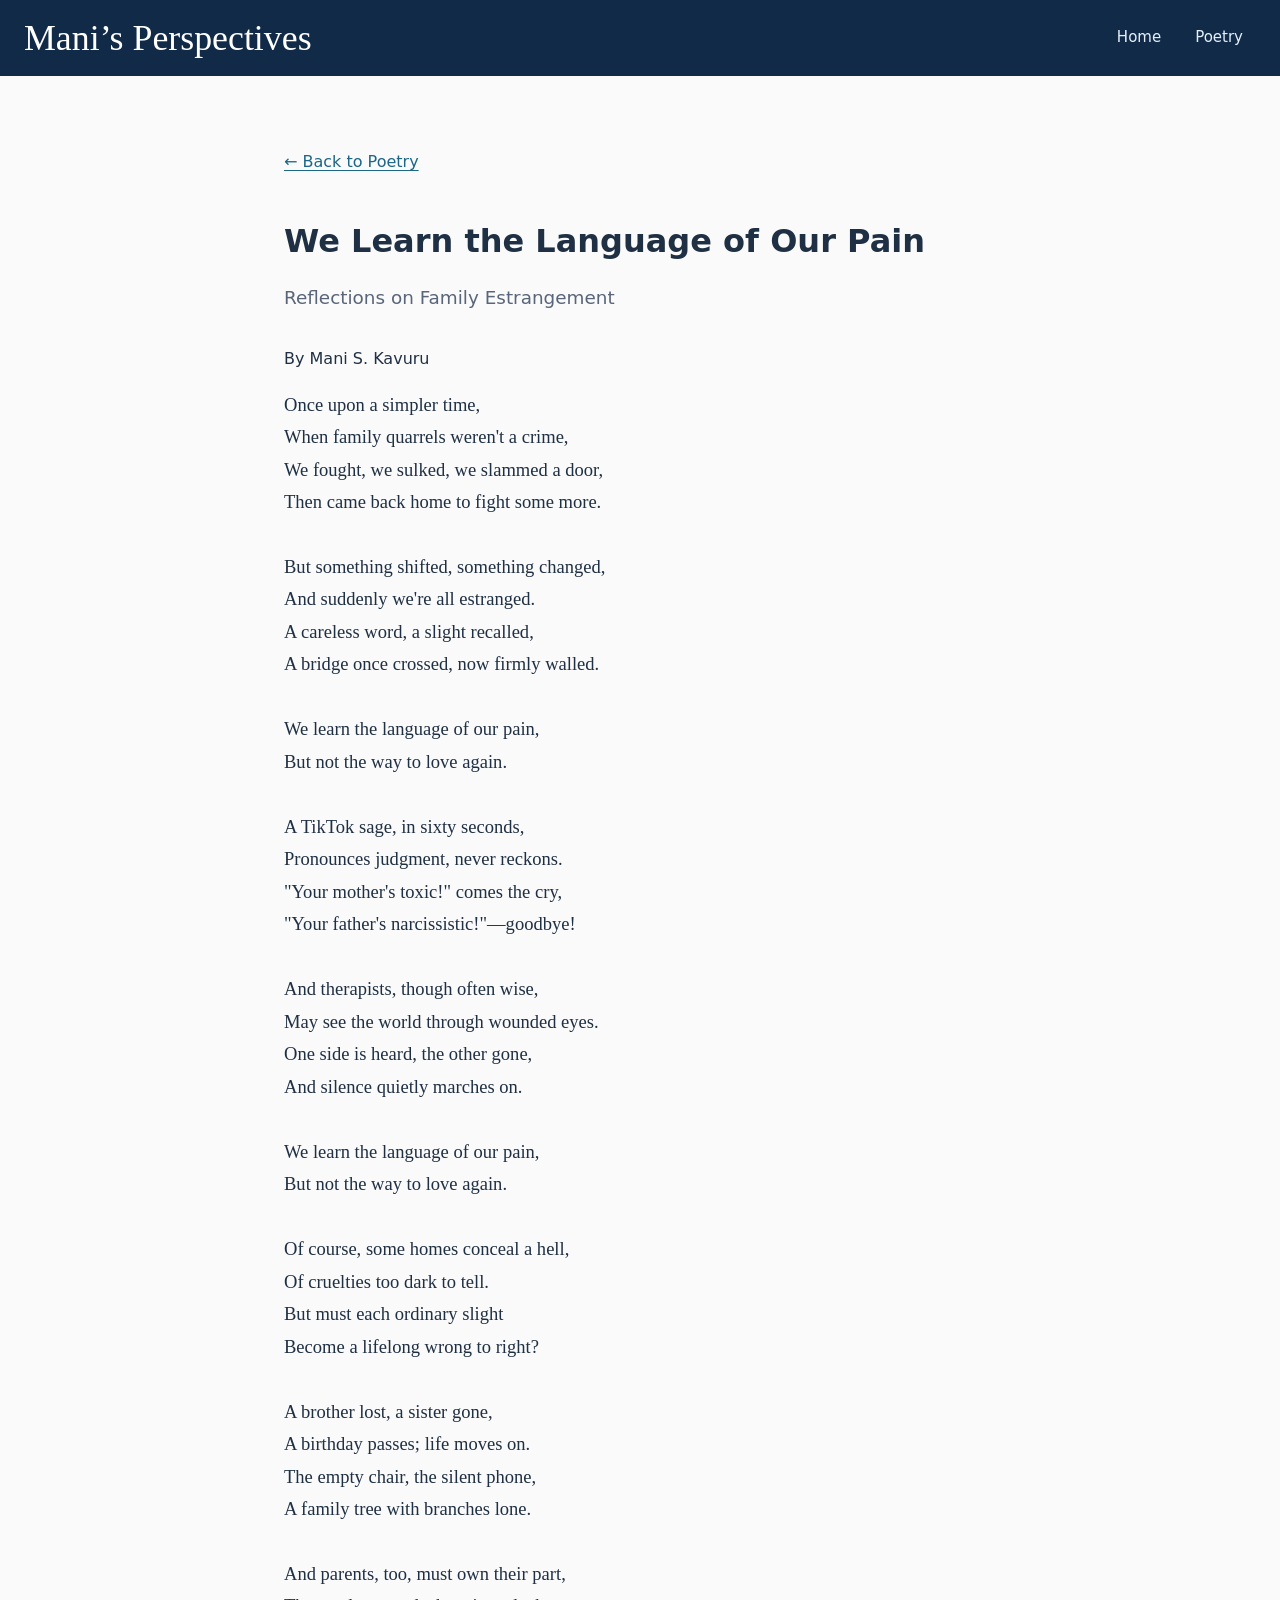
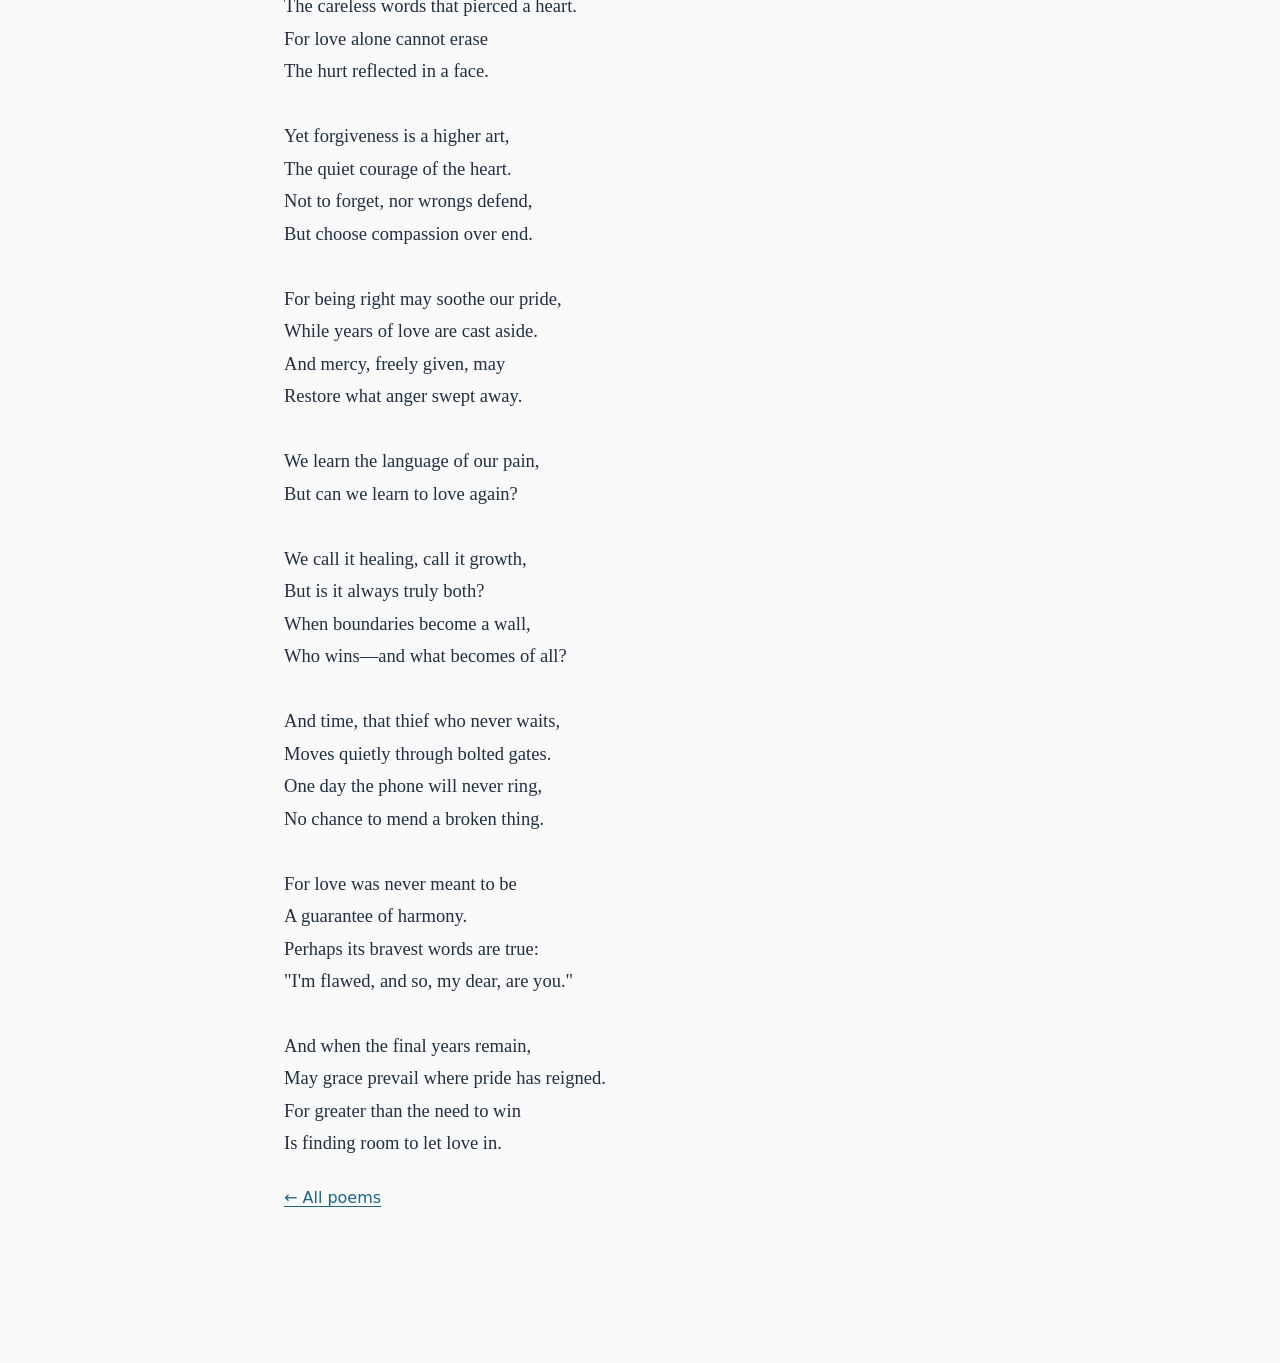
<file: we-learn-the-language-of-our-pain.html>
<!doctype html><html lang="en"><head><meta charset="utf-8"><meta name="viewport" content="width=device-width,initial-scale=1"><title>We Learn the Language of Our Pain | Mani's Perspectives</title><link rel="stylesheet" href="styles.css"><style>main{max-width:760px;margin:3rem auto;padding:0 1.5rem 5rem}h1{line-height:1.25}.subtitle{font-size:1.15rem;color:#596579;margin:.5rem 0 2rem}.verse{font-family:Georgia,serif;font-size:1.16rem;line-height:1.75;white-space:pre-wrap}.back{display:inline-block;margin:1.5rem 0}</style></head><body><header class="site-header"><div class="topbar"><a class="brand" href="index.html">Mani’s Perspectives</a><nav class="nav"><a class="nav-link" href="index.html">Home</a><a class="nav-link" href="poetry.html">Poetry</a></nav></div></header><main><a class="back" href="poetry.html">← Back to Poetry</a><h1>We Learn the Language of Our Pain</h1><p class="subtitle">Reflections on Family Estrangement</p><p>By Mani S. Kavuru</p><div class="verse">Once upon a simpler time,
When family quarrels weren't a crime,
We fought, we sulked, we slammed a door,
Then came back home to fight some more.

But something shifted, something changed,
And suddenly we're all estranged.
A careless word, a slight recalled,
A bridge once crossed, now firmly walled.

We learn the language of our pain,
But not the way to love again.

A TikTok sage, in sixty seconds,
Pronounces judgment, never reckons.
"Your mother's toxic!" comes the cry,
"Your father's narcissistic!"—goodbye!

And therapists, though often wise,
May see the world through wounded eyes.
One side is heard, the other gone,
And silence quietly marches on.

We learn the language of our pain,
But not the way to love again.

Of course, some homes conceal a hell,
Of cruelties too dark to tell.
But must each ordinary slight
Become a lifelong wrong to right?

A brother lost, a sister gone,
A birthday passes; life moves on.
The empty chair, the silent phone,
A family tree with branches lone.

And parents, too, must own their part,
The careless words that pierced a heart.
For love alone cannot erase
The hurt reflected in a face.

Yet forgiveness is a higher art,
The quiet courage of the heart.
Not to forget, nor wrongs defend,
But choose compassion over end.

For being right may soothe our pride,
While years of love are cast aside.
And mercy, freely given, may
Restore what anger swept away.

We learn the language of our pain,
But can we learn to love again?

We call it healing, call it growth,
But is it always truly both?
When boundaries become a wall,
Who wins—and what becomes of all?

And time, that thief who never waits,
Moves quietly through bolted gates.
One day the phone will never ring,
No chance to mend a broken thing.

For love was never meant to be
A guarantee of harmony.
Perhaps its bravest words are true:
"I'm flawed, and so, my dear, are you."

And when the final years remain,
May grace prevail where pride has reigned.
For greater than the need to win
Is finding room to let love in.</div><a class="back" href="poetry.html">← All poems</a></main></body></html>
</file>
<file: styles.css>
:root{--ink:#203044;--muted:#657384;--line:#dfe4e7;--accent:#245d79}*{box-sizing:border-box}body{margin:0;background:#f9faf9;color:var(--ink);font:16px/1.7 system-ui,-apple-system,Segoe UI,sans-serif}header{background:#152d43;color:#fff;padding:35px max(24px,calc((100vw - 950px)/2)) 24px}header h1{font:normal clamp(32px,5vw,49px)/1.16 Georgia,serif;margin:0;letter-spacing:-.7px}header p{color:#c9d7e1;margin:8px 0 24px;font-size:15px}.nav{display:flex;gap:8px;flex-wrap:wrap}.nav button{border:0;background:transparent;color:#d8e5ed;padding:9px 15px;cursor:pointer;border-radius:5px;font:inherit;font-size:14px}.nav button.active,.nav button:hover{background:#e9f1f5;color:#152d43}main{max-width:950px;margin:0 auto;padding:35px 24px 80px}.intro{padding:14px 0 32px;border-bottom:1px solid var(--line);margin-bottom:28px}.eyebrow,.entry-label,.source-label{font-size:11px;letter-spacing:1.6px;font-weight:750;color:var(--accent)}.intro h2{font:normal clamp(29px,4vw,42px)/1.25 Georgia,serif;letter-spacing:-.5px;margin:10px 0}.intro p{color:#526173;max-width:720px;margin:8px 0;font-size:17px}.section-head{display:flex;align-items:baseline;justify-content:space-between;gap:12px}.section-head h2{font:normal 26px Georgia,serif;margin:0}.section-head span,.count{font-size:13px;color:var(--muted)}.filters{display:grid;grid-template-columns:2fr 1fr;gap:12px;margin:23px 0 9px}input,select{font:inherit;padding:10px 13px;border:1px solid #cdd5da;border-radius:6px;background:white;width:100%;font-size:14px}.entries{margin-top:15px}.entry{background:#fff;border:1px solid var(--line);border-radius:8px;padding:28px 32px;margin:0 0 18px;box-shadow:0 2px 12px #142b4106}.entry-meta{display:flex;align-items:center;gap:12px;flex-wrap:wrap;font-size:13px;color:var(--muted)}.pill{background:#e9f0f2;color:#28566d;padding:4px 10px;border-radius:4px;font-size:12px;font-weight:650}.entry h3{font:normal clamp(22px,3vw,29px)/1.27 Georgia,serif;letter-spacing:-.35px;margin:17px 0 19px}.excerpt{margin:8px 0 12px;white-space:pre-wrap;overflow-wrap:anywhere}.full-post summary{color:var(--accent);font-weight:650;cursor:pointer;list-style:none;padding:4px 0 12px}.full-post summary::-webkit-details-marker{display:none}.full-post summary:after{content:'  ↓'}.full-post[open] summary:after{content:'  ↑'}.full-text{white-space:pre-wrap;overflow-wrap:anywhere;border-left:3px solid #dce7eb;padding:3px 0 3px 18px;margin:0 0 22px}.sources{margin-top:22px;border-top:1px solid var(--line);padding-top:16px}.source-row{display:flex;gap:8px 14px;align-items:baseline;flex-wrap:wrap;font-size:13px;margin-top:5px}.source-name{font-weight:700}.source-title{font-style:italic}.source-author{color:var(--muted)}a{color:#1c6688;text-decoration:underline;text-underline-offset:3px}.source-row a{margin-left:auto}.topic-list{display:grid;gap:10px}.topic{border:1px solid var(--line);background:#fff;padding:17px 20px;text-align:left;display:flex;justify-content:space-between;gap:12px;border-radius:7px;font:600 16px system-ui;cursor:pointer}.topic span:last-child{color:var(--muted);font-weight:400;font-size:13px}footer{text-align:center;color:var(--muted);border-top:1px solid var(--line);padding:25px 12px;font-size:13px}#empty{padding:30px;border:1px dashed var(--line)}@media(max-width:650px){.filters{grid-template-columns:1fr}.entry{padding:23px 19px}.source-row a{margin-left:0}.section-head span{display:none}}
/* Expanded entries show the complete original text in place of the preview. */
.entry:has(.full-post[open]) .excerpt{display:none}
.full-post[open] summary{margin-top:8px}

.nav .nav-link{display:inline-flex;align-items:center;color:#d8e5ed;text-decoration:none;padding:9px 15px;border-radius:5px;font-size:14px;line-height:1.7}.nav .nav-link:hover,.nav .nav-link:focus{background:#e9f1f5;color:#152d43}

/* Editorial landing page — October 2026 */
.site-header{padding:0 24px;background:#102a48}.topbar{max-width:1420px;margin:auto;min-height:76px;display:flex;align-items:center;justify-content:space-between;gap:22px}.brand{font:normal clamp(22px,2.8vw,37px)/1.2 Georgia,serif;color:white;text-decoration:none;display:flex;align-items:center;gap:14px;white-space:nowrap}.brand-globe{font-size:31px}.site-header .nav{align-items:center;justify-content:flex-end}.site-header .nav button,.site-header .nav .nav-link{font-size:15px;color:#e5effb;padding:10px 13px}.site-header .nav button.active{background:transparent;color:#fff;border-radius:0;border-bottom:3px solid #54baf0}.site-header .nav button:hover,.site-header .nav .nav-link:hover{background:#274865;color:white}
main#main:has(.landing){max-width:none;padding:0 0 60px}.landing-hero{position:relative;overflow:hidden;min-height:530px;color:#fff;background:radial-gradient(ellipse at 76% 35%,#6b8cb4 0%,transparent 45%),linear-gradient(125deg,#092c56 0%,#254f7f 45%,#7b8199 72%,#c48773 100%)}.landing-hero:after{content:"";position:absolute;inset:auto 0 0;height:145px;background:linear-gradient(0deg,#162e4b 0%,#e4a07277 37%,transparent 100%);pointer-events:none}.hero-inner{max-width:1420px;margin:auto;display:grid;grid-template-columns:41% 59%;align-items:center;gap:15px;padding:45px 50px 70px;position:relative;z-index:1}.hero-copy h1{font:normal clamp(46px,5.3vw,78px)/.99 Georgia,serif;letter-spacing:-1.5px;margin:0 0 16px}.hero-subtitle{font-size:clamp(19px,2vw,28px);font-style:italic;margin:0 0 17px}.hero-rule{width:90px;height:4px;background:#53baf1;margin:20px 0}.hero-desc{font-size:clamp(16px,1.5vw,21px);line-height:1.5;max-width:520px}.hero-search{display:flex;gap:7px;max-width:520px;background:white;border-radius:11px;padding:7px;margin-top:32px;box-shadow:0 8px 24px #10213b38}.hero-search input{border:0;min-width:0;flex:1;color:#152c44;font-size:15px}.hero-search button{border:0;border-radius:7px;background:#173d67;color:white;padding:12px 22px;font-weight:650;cursor:pointer}.hero-search button:hover{background:#256393}
.theme-visual{height:430px;position:relative;isolation:isolate}.theme-globe{position:absolute;left:35%;top:24%;width:33%;aspect-ratio:1;display:grid;place-items:center;font-size:clamp(100px,15vw,205px);filter:drop-shadow(0 12px 20px #061d4477);z-index:4}.theme-orbit{position:absolute;display:flex;flex-direction:column;align-items:center;justify-content:center;gap:5px;text-align:center;border:3px solid #ffffffa6;box-shadow:0 6px 24px #0d294f44,inset 0 0 28px #ffffff16;border-radius:50%;width:36%;height:49%;color:white;font-weight:700;font-size:clamp(14px,1.55vw,22px);text-shadow:0 2px 5px #102e4d}.theme-orbit .symbol{font-size:clamp(37px,5vw,68px);line-height:1.1}.orbit-health{top:1%;left:14%;background:linear-gradient(145deg,#08728c,#173b66)}.orbit-education{top:0;right:7%;background:linear-gradient(145deg,#355d8b,#132e55)}.orbit-finance{right:0;top:42%;background:linear-gradient(145deg,#0b655e,#153b61)}.orbit-news{left:1%;top:45%;background:linear-gradient(145deg,#164d96,#343b79)}.orbit-aviation{left:35%;bottom:-2%;background:linear-gradient(145deg,#335e83,#b26c55)}
.landing-content{max-width:1420px;padding:24px 34px;margin:auto}.landing-cards{display:grid;grid-template-columns:repeat(4,minmax(0,1fr));gap:16px}.landing-card{display:flex;flex-direction:column;min-height:200px;background:#fff;border:1px solid #dbe2e9;border-radius:12px;overflow:hidden;text-decoration:none;color:#152c44;box-shadow:0 3px 12px #1a385015}.landing-card:hover{transform:translateY(-2px);box-shadow:0 7px 22px #1a385026}.card-image{height:85px;display:grid;place-items:center;font-size:48px;background:linear-gradient(120deg,#d7e3ef,#a9c5d8)}.card-travel .card-image{background:linear-gradient(120deg,#e2c3a5,#a3c4d9)}.card-about .card-image{background:linear-gradient(120deg,#d5d5bf,#f4c99e)}.card-search .card-image{background:linear-gradient(120deg,#c6d8e4,#d9e3e4)}.card-content{padding:16px 18px 20px}.card-content h2{font:normal clamp(20px,2vw,27px) Georgia,serif;margin:0 0 8px}.card-content p{font-size:14px;line-height:1.5;margin:0;color:#526173}.landing-about{margin-top:25px;border-radius:12px;background:#e9eff5;padding:20px 30px;display:flex;align-items:center;gap:24px}.landing-about h2{font:normal 29px Georgia,serif;min-width:180px;margin:0}.landing-about p{flex:1;margin:0;line-height:1.5}.landing-about button{background:#173d67;color:white;border:0;padding:12px 20px;border-radius:7px;cursor:pointer;white-space:nowrap}
@media(max-width:850px){.topbar{flex-wrap:wrap;padding:12px 0}.site-header .nav{justify-content:flex-start}.hero-inner{grid-template-columns:1fr;padding:38px 25px 60px}.theme-visual{height:310px;max-width:630px;width:100%;margin:auto}.landing-cards{grid-template-columns:repeat(2,1fr)}.landing-about{flex-wrap:wrap}.landing-about h2{min-width:0}}@media(max-width:520px){.landing-cards{grid-template-columns:1fr}.landing-content{padding:18px}.theme-visual{height:250px}.theme-orbit{font-size:12px}.theme-orbit .symbol{font-size:31px}.theme-globe{font-size:100px}.hero-copy h1{font-size:52px}.landing-about{padding:18px}.site-header .nav button,.site-header .nav .nav-link{font-size:13px;padding:7px}}

/* Unified cross-site search */
.search-page{max-width:1000px;margin:auto}.global-search-form{display:flex;gap:9px;margin:0 0 17px}.global-search-form input{flex:1;min-width:0;font-size:17px;padding:13px 16px}.global-search-form button{border:0;border-radius:7px;background:#173d67;color:#fff;padding:12px 24px;cursor:pointer}.search-tabs{display:flex;gap:9px;flex-wrap:wrap;margin:17px 0}.search-tabs button{border:1px solid #bfcfd9;background:white;border-radius:30px;padding:8px 17px;cursor:pointer;font:600 14px system-ui;color:#23455d}.search-tabs button.selected{background:#173d67;color:white;border-color:#173d67}.search-result{padding:23px 25px;margin:15px 0;border:1px solid #dfe4e7;border-radius:10px;background:white}.search-result h3{font:normal 25px/1.3 Georgia,serif;margin:12px 0}.search-result h3 a{color:#173d67}.search-result p{color:#46576a;margin:0 0 10px;line-height:1.6}.result-open{font-size:14px;font-weight:650}

/* Books Read */
.books-page{max-width:1000px}.books-page h1{font:normal clamp(35px,5vw,52px) Georgia,serif;margin:8px 0}.book-controls{display:grid;grid-template-columns:2fr 1fr;gap:12px;margin:25px 0}.book-list{display:grid;gap:18px}.book-entry,.book-empty{background:white;border:1px solid var(--line);border-radius:10px;padding:28px}.book-entry h2,.book-empty h2{font:normal 28px Georgia,serif;margin:12px 0}.book-author{color:var(--muted)}.card-books .card-image{background:linear-gradient(120deg,#e0d4b9,#b8c6dc)}@media(max-width:650px){.book-controls{grid-template-columns:1fr}}


/* Compact editorial About page */
.about-page{max-width:1040px;margin:0 auto}.about-lead{max-width:880px;padding:4px 0 23px}.about-lead h1{font:normal clamp(35px,4.5vw,54px)/1.13 Georgia,serif;margin:9px 0 12px}.about-lead p{margin:10px 0;line-height:1.62}.about-deck{font:normal clamp(18px,2vw,23px)/1.45 Georgia,serif;color:#36536b}.about-story{display:grid;grid-template-columns:210px minmax(0,1fr);gap:28px;padding:24px 26px;background:#eaf0f5;border-radius:12px;align-items:start}.about-story-mark{font-size:12px;letter-spacing:1.5px;line-height:1.6;font-weight:800;color:#1d597b;border-left:4px solid #4ca8d5;padding-left:14px}.about-story h2,.about-section-head h2{font:normal 28px/1.2 Georgia,serif;margin:0 0 9px}.about-story p{margin:7px 0;line-height:1.58}.about-section-head{display:flex;align-items:baseline;justify-content:space-between;margin:27px 0 14px;gap:16px}.about-section-head p{margin:0;color:var(--muted)}.about-directory{display:grid;grid-template-columns:repeat(2,minmax(0,1fr));gap:12px}.about-tile{display:grid;grid-template-columns:42px minmax(0,1fr) 20px;align-items:start;gap:12px;padding:17px 16px;background:white;border:1px solid #dbe2e9;border-radius:10px;text-decoration:none;color:#203044;box-shadow:0 2px 8px #142b4106}.about-tile:hover,.about-tile:focus-visible{border-color:#6ba7c7;box-shadow:0 5px 16px #142b4119}.about-tile-icon{font-size:27px;line-height:1.3}.about-tile strong{display:block;font-size:16px}.about-tile small{display:block;font-size:13px;color:#566779;line-height:1.45;margin-top:4px}.about-arrow{color:#256b91}.about-footnote{font-size:14px;color:#586777;line-height:1.6;border-top:1px solid var(--line);padding-top:18px;margin-top:24px}
/* Six clickable interest circles */
.theme-orbit{text-decoration:none;cursor:pointer;transition:transform .16s ease,box-shadow .16s ease}.theme-orbit:hover,.theme-orbit:focus-visible{transform:scale(1.055);box-shadow:0 9px 30px #071e4c88,inset 0 0 30px #ffffff20;color:white;outline:3px solid #ffffffd9;outline-offset:3px}.theme-visual .theme-orbit{width:30%;height:43%;font-size:clamp(12px,1.35vw,19px)}.theme-visual .theme-orbit .symbol{font-size:clamp(32px,4.1vw,57px)}.theme-visual .orbit-health{top:0;left:10%}.theme-visual .orbit-education{top:0;right:10%}.theme-visual .orbit-finance{right:0;top:30%}.theme-visual .orbit-news{left:0;top:30%}.theme-visual .orbit-aviation{left:12%;bottom:0;top:auto}.theme-visual .orbit-travel{right:12%;bottom:0;top:auto;background:linear-gradient(145deg,#9a654e,#315b83)}.theme-visual .theme-globe{left:36%;top:28%;width:28%;font-size:clamp(80px,12vw,155px);pointer-events:none}
@media(max-width:700px){.about-story{grid-template-columns:1fr;gap:10px;padding:19px}.about-directory{grid-template-columns:1fr}.about-section-head{display:block}.theme-visual .theme-orbit{font-size:clamp(10px,2.5vw,15px)}.theme-visual .theme-orbit .symbol{font-size:clamp(26px,5vw,42px)}}

/* Symmetrical six-interest graphic: evenly spaced 3 x 2 grid, no overlapping circles */
.theme-visual{display:grid;grid-template-columns:repeat(3,minmax(0,1fr));grid-template-rows:repeat(2,minmax(0,1fr));gap:16px;align-items:center;justify-items:center;height:auto;min-height:400px;padding:8px;isolation:isolate}
.theme-visual .theme-orbit{position:relative;inset:auto;top:auto;right:auto;bottom:auto;left:auto;width:min(100%,180px);height:auto;aspect-ratio:1;border-radius:50%;font-size:clamp(12px,1.35vw,17px);padding:10px;z-index:1}
.theme-visual .theme-orbit .symbol{font-size:clamp(30px,3.4vw,48px)}
.theme-visual .theme-globe{display:none}
.theme-visual .orbit-health,.theme-visual .orbit-education,.theme-visual .orbit-finance,.theme-visual .orbit-news,.theme-visual .orbit-aviation,.theme-visual .orbit-travel{position:relative;top:auto;right:auto;bottom:auto;left:auto}
@media(max-width:850px){.theme-visual{max-width:600px;min-height:0;gap:12px;padding:6px}.theme-visual .theme-orbit{width:min(100%,155px);font-size:clamp(11px,2vw,16px)}}
@media(max-width:520px){.theme-visual{gap:9px;height:auto;min-height:0}.theme-visual .theme-orbit{width:100%;font-size:clamp(10px,2.7vw,13px);border-width:2px;padding:5px}.theme-visual .theme-orbit .symbol{font-size:clamp(24px,6vw,35px)}}
</file>
